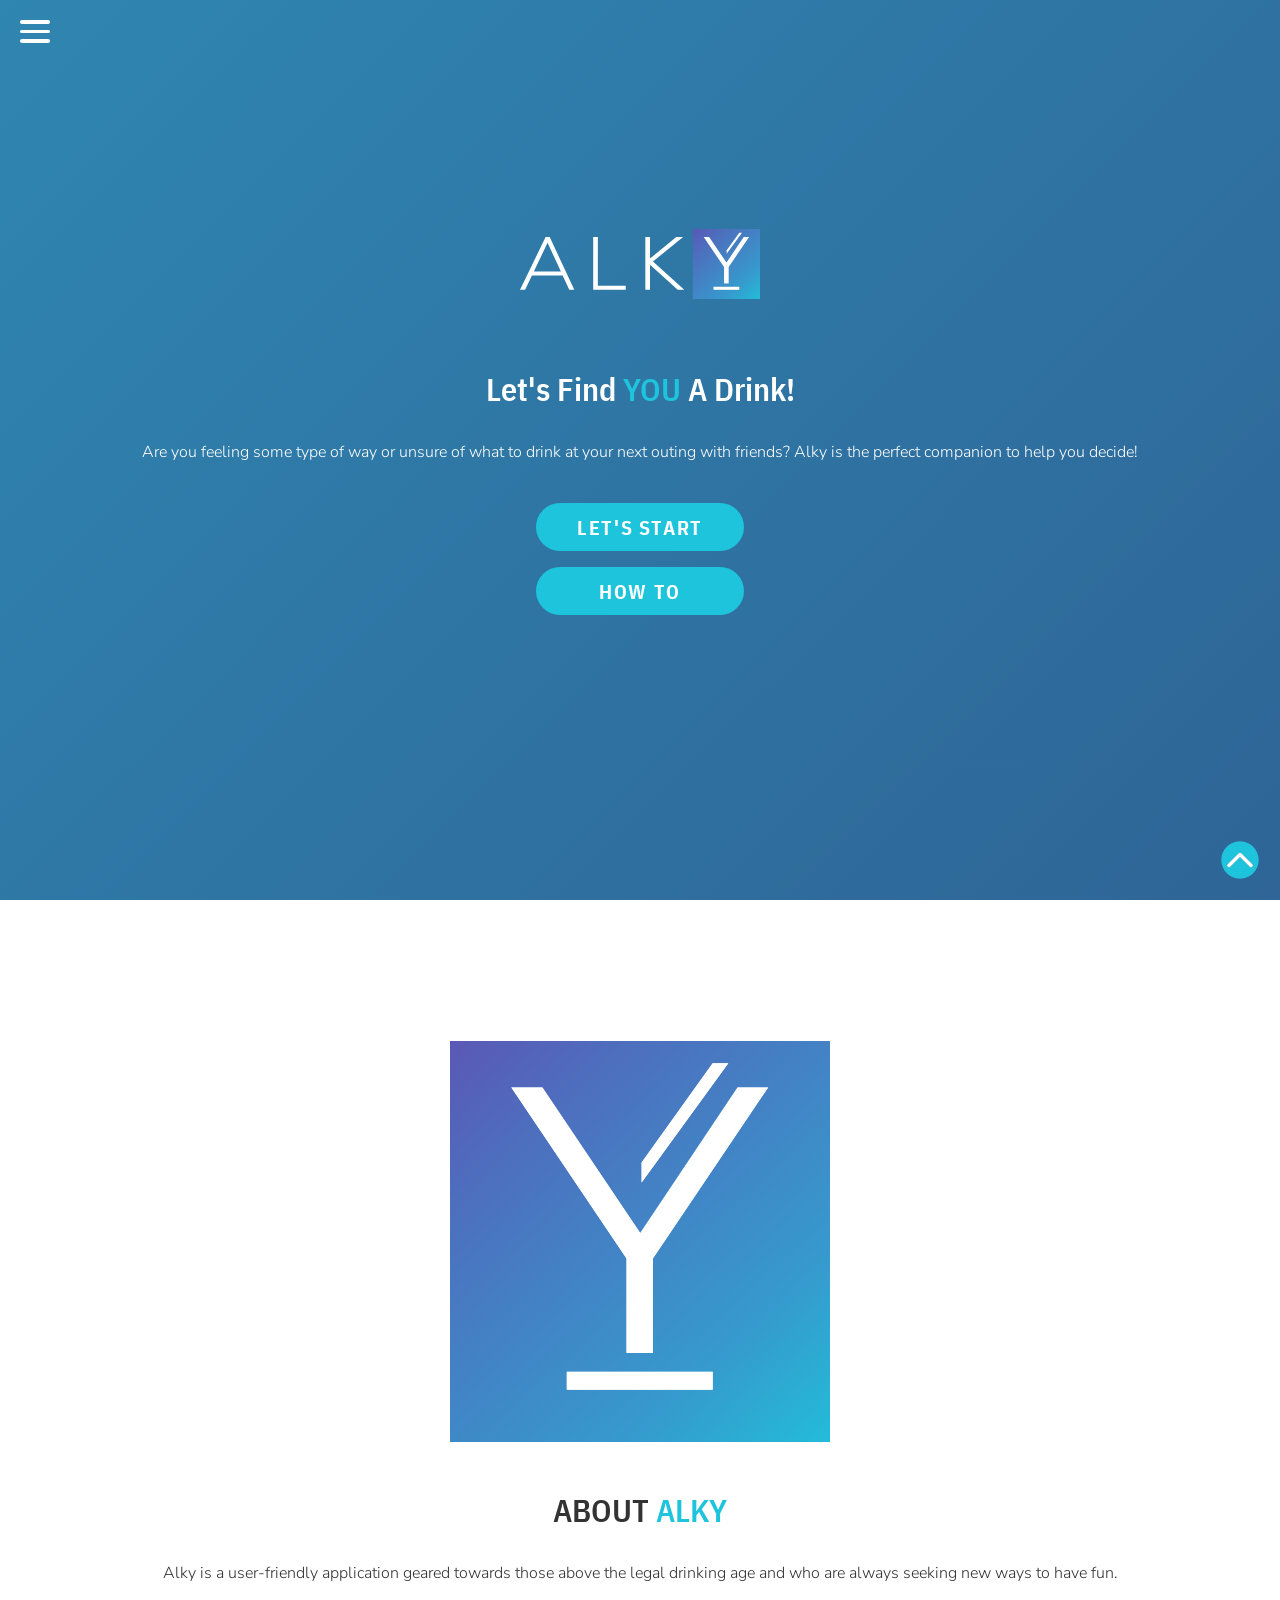
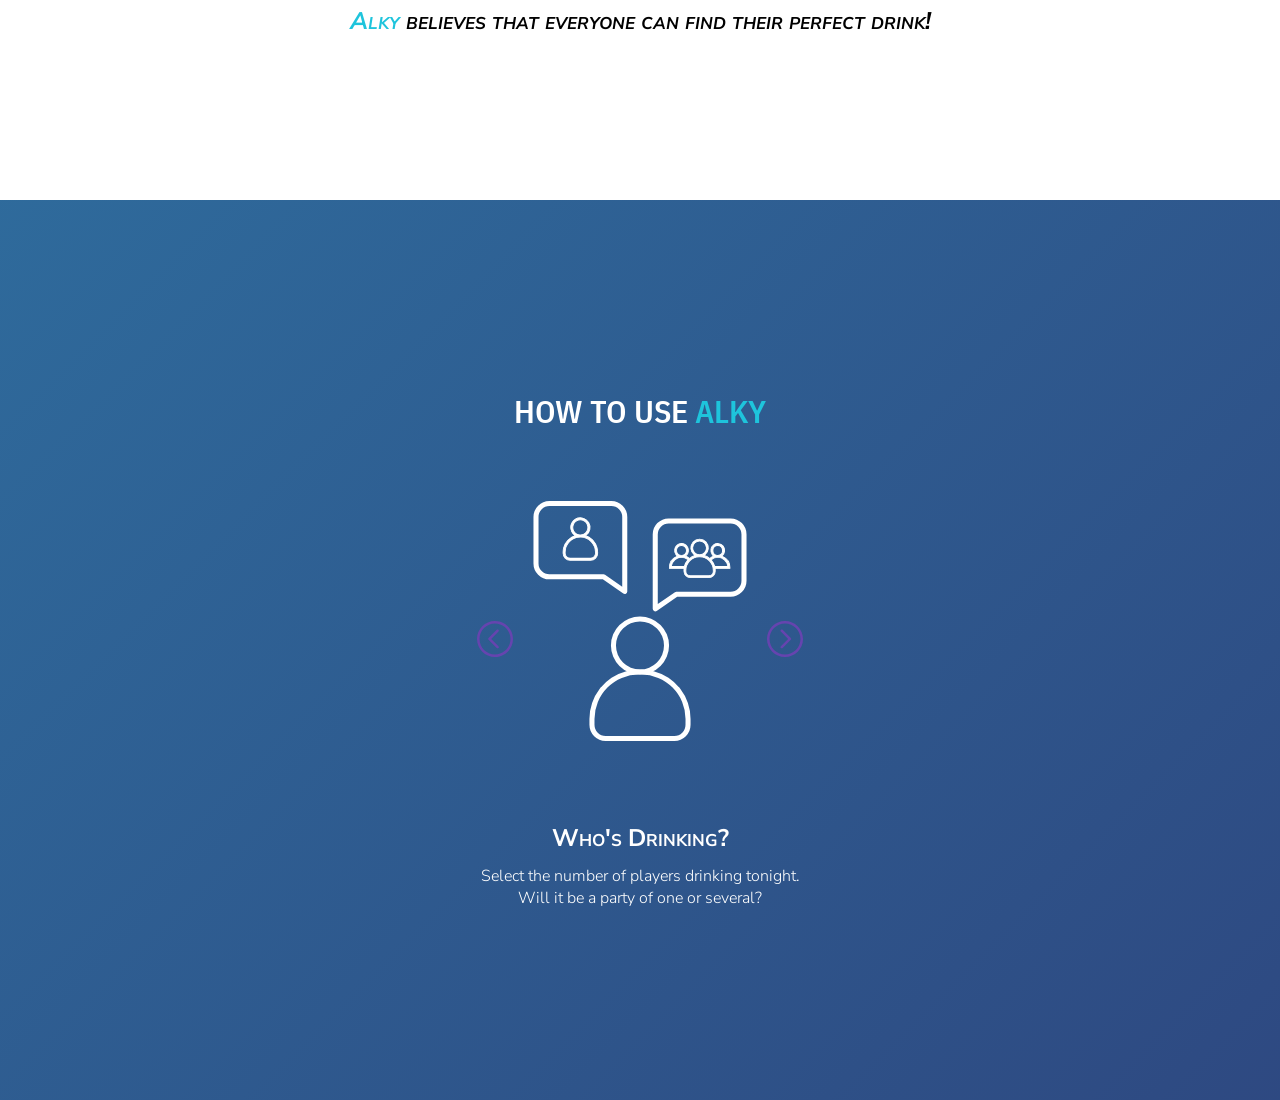
<file: index.html>
<!DOCTYPE html>
<html lang="en">
<head>
    <meta charset="UTF-8">
    <meta name="viewport" content="width=device-width, initial-scale=1.0">
    <meta http-equiv="X-UA-Compatible" content="ie=edge">
    <title>Alky | Home</title>
    <!-- Link to External CSS -->
    <link rel="stylesheet" href="css/home.css">
</head>
<body id="top-page">
    <!-- START NAVIGATION -->
    <!-- Hamburger Menu Icon -->
    <nav id="hamburger-icon" onclick="MenuToggle(this)">
        <div id="line1" class="menu-line"></div>
        <div id="line2" class="menu-line"></div>
        <div id="line3" class="menu-line"></div>
    </nav>

    <!-- Fullscreen Menu -->
    <div id="menu-nav">
        <a href="index.html" class="nav-item">Home</a>
        <a href="index.html#about-section" class="nav-item">About Alky</a>
        <a href="index.html#tutorial-section" class="nav-item">How To</a>
    </div>
    <!-- ====== END NAVIGATION ======= -->

    <!-- Background Bubbles -->
    <div id="bubbles-container">
        <ul class="bubbles">
            <li></li>
            <li></li>
            <li></li>
            <li></li>
            <li></li>
            <li></li>
            <li></li>
            <li></li>
            <li></li>
            <li></li>
        </ul>
    </div>


    <!-- Intro Section -->
    <div id="intro-section" class="partial-wrapper">
        <!-- Alky Logo -->
        <header id="logo-container">
            <a href="index.html"><img id="logo" src="img/alky-white.svg" alt="Alky Logo"></a>
        </header>

        <h3 class="main-heading white">Let's Find <span class="skyblue">YOU</span> A Drink!</h3>
        <p class="body-text">Are you feeling some type of way or unsure of what to drink at your next outing with friends? Alky is the perfect companion to help you decide!</p>

        <section class="btn-section">
            <a href="app.html"><button class="btn btn-text">Let's Start</button></a>
            <a href="#tutorial-section"><button class="btn btn-text">How To</button></a>
        </section>
    </div>

    <!-- About Section -->
    <div id="about-section">
        <section class="partial-wrapper">
            <img id="alky-icon" src="img/alky-icon.svg" alt="Alky Icon">
            <h3 class="darkgrey main-heading uppercase">About <span class="skyblue">Alky</span></h3>
            <p class="body-text-dark">Alky is a user-friendly application geared towards those above the legal drinking age and who are always seeking new ways to have fun.</p>
            <p class="subheading"><em><span class="skyblue">Alky</span> believes that everyone can find their perfect drink!</em></p>
        </section>
    </div>

    <!-- Tutorial Section -->
    <div id="tutorial-section">
        <section class="partial-wrapper">
            <h3 class="darkgrey main-heading uppercase">How To Use <span class="skyblue">Alky</span></h3>
            <div class="tutorial-image-box">
                <img id="tutorial-image" src="img/tut/tutorial-1.svg" alt="Alky Tutorial">
                <div id="image-btns">
                    <button id="prev-btn" onclick="TutorialSlideshow(this)"><img src="img/left-arrow.svg" alt="Previous Arrow Button"></button>
                    <button id="next-btn" onclick="TutorialSlideshow(this)"><img src="img/right-arrow.svg" alt="Next Arrow Button"></button>
                </div>
            </div>
            <h3 class="subheading white" id="tutorial-heading">Who's Drinking?</h3>
            <p class="body-text" id="tutorial-desc">Select the number of players drinking tonight.<br>Will it be a party of one or several?</p>
        </section>
    </div>

    <!-- Back To Top - Button -->
    <a href="#top-page"><img id="arrow-up" src="img/arrow-up.svg" alt="Back To Top Icon"></a>

    <!-- Link to External JS -->
    <script src="js/recipes.js"></script>
    <script src="js/app.js"></script>
</body>
</html>
</file>
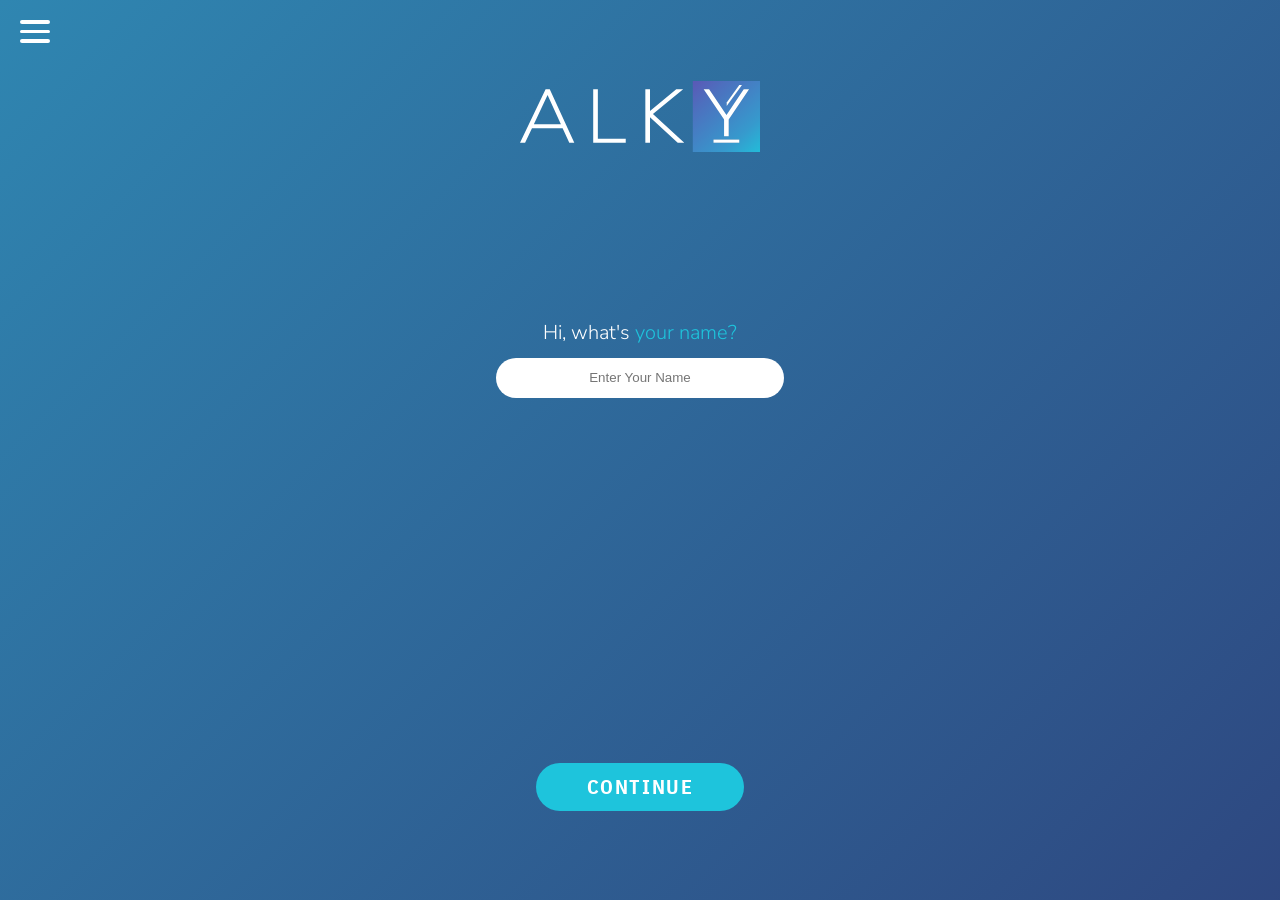
<file: app.html>
<!DOCTYPE html>
<html lang="en">
<head>
    <meta charset="UTF-8">
    <meta name="viewport" content="width=device-width, initial-scale=1.0">
    <meta http-equiv="X-UA-Compatible" content="ie=edge">
    <title>Alky</title>
    <!-- Link to External CSS -->
    <link rel="stylesheet" href="css/main.css">
</head>
<body id="top-page" onload="ChangePageUI('startPage')">
    <!-- START NAVIGATION -->
    <!-- Hamburger Menu Icon -->
    <nav id="hamburger-icon" onclick="MenuToggle(this)">
        <div id="line1" class="menu-line"></div>
        <div id="line2" class="menu-line"></div>
        <div id="line3" class="menu-line"></div>
    </nav>

    <!-- Fullscreen Menu -->
    <div id="menu-nav">
        <a href="index.html" class="nav-item">Home</a>
        <a href="index.html#about-section" class="nav-item">About Alky</a>
        <a href="index.html#tutorial-section" class="nav-item">How To</a>
    </div>
    <!-- ====== END NAVIGATION ======= -->

    <!-- Background Bubbles -->
    <div id="bubbles-container">
        <ul class="bubbles">
            <li></li>
            <li></li>
            <li></li>
            <li></li>
            <li></li>
            <li></li>
            <li></li>
            <li></li>
            <li></li>
            <li></li>
        </ul>
    </div>

    <!-- Alky Logo -->
    <header id="logo-container">
        <!-- Big Logo -->
        <a href="index.html"><img id="logo" src="img/alky-white.svg" alt="Alky Logo"></a>
    </header>

    <!-- Start Page (1) -->
    <div id="start-page" class="partial-wrapper">
        <section id="name-section">
            <p class="body-text white">Hi, what's <span class="skyblue">your name?</span></p>
            <input type="text" name="name" id="name-input" placeholder="Enter Your Name" onkeyup="StoreName()">
        </section>

        <section class="btn-section">
            <button class="btn btn-text continue" onclick="ChangePage('startPage')">Continue</button>
            <!-- <button class="btn-min btn-text btn-text--min">Go Back</button> -->
        </section>
    </div>

    <!-- Players Page (2) -->
    <div id="players-page" class="partial-wrapper">
        <h1 class="main-heading">How many people are <span class="skyblue">drinking?</span></h1>

        <section id="players-section">
            <img id="single-icon" class="icons-big" src="img/single-player_icon.svg" alt="Single Player" onclick="ActiveIcon(this); ChangePage('playersPage')">
            <img id="multiplayer-icon" class="icons-big" src="img/multiplayer_icon.svg" alt="Multiplayer" onclick="ActiveIcon(this); ChangePage('playersPage')">
        </section>

        <section class="btn-section">
            <!-- <button class="btn btn-text" onclick="ChangePage('playersPage')">Continue</button> -->
            <button class="btn-min btn-text btn-text--min" onclick="ChangePageBack('playersPage')">Go Back</button>
        </section>
    </div>

    <!-- Mood Page (3a) -->
    <div id="mood-page" class="partial-wrapper">
        <h1 class="main-heading white">How are you<br><span class="skyblue">feeling?</span></h1>

        <section id="mood-section">
            <div class="icon-container">
                <img id="happy-icon" class="icons" src="img/happy_icon.svg" alt="Happy" onclick="ActiveIcon(this);ChangePage('moodPage')">
                <img id="heartbroken-icon" class="icons" src="img/heartbroken_icon.svg" alt="Heartbroken" onclick="ActiveIcon(this);ChangePage('moodPage')">
                <img id="fatigue-icon" class="icons" src="img/fatigue_icon.svg" alt="Fatigue" onclick="ActiveIcon(this);ChangePage('moodPage')">
                <img id="stressed-icon" class="icons" src="img/stressed_icon.svg" alt="Stressed" onclick="ActiveIcon(this);ChangePage('moodPage')">
            </div>
        </section>

        <section class="btn-section">
            <!-- <button class="btn btn-text" onclick="ChangePage('moodPage')">Continue</button> -->
            <button class="btn-min btn-text btn-text--min" onclick="ChangePageBack('moodPage')">Go Back</button>
        </section>
    </div>

    <!-- Events Page (3b) -->
    <div id="events-page" class="partial-wrapper">
        <h1 class="main-heading white">What are you doing<br><span class="skyblue">tonight?</span></h1>

        <section id="event-section">
            <div class="icon-container">
                <img id="goingout-icon" class="icons" src="img/going-out_icon.svg" alt="Going Out" onclick="ActiveIcon(this);ChangePage('eventsPage')">
                <img id="birthday-icon" class="icons" src="img/birthday_icon.svg" alt="Birthday" onclick="ActiveIcon(this);ChangePage('eventsPage')">
                <img id="relaxing-icon" class="icons" src="img/relaxing_icon.svg" alt="Relaxing" onclick="ActiveIcon(this);ChangePage('eventsPage')">
                <img id="gamenight-icon" class="icons" src="img/game-night_icon.svg" alt="Game Night" onclick="ActiveIcon(this);ChangePage('eventsPage')">
            </div>
        </section>

        <section class="btn-section">
            <!-- <button class="btn btn-text" onclick="ChangePage('eventsPage')">Continue</button> -->
            <button class="btn-min btn-text btn-text--min" onclick="ChangePageBack('eventsPage')">Go Back</button>
        </section>
    </div>

    <!-- Strength Page (4) -->
    <div id="strength-page" class="partial-wrapper">
        <h1 class="main-heading">Strength of<span class="skyblue"> Drink?</span></h1>

        <section id="strength-section">
            <img class="strength-icon" id="light-icon" src="img/light_icon.svg" alt="Light Strength" onclick="ActiveIcon(this);ChangePage('strengthPage')">
            <img class="strength-icon" id="medium-icon" src="img/medium_icon.svg" alt="Medium Strength" onclick="ActiveIcon(this);ChangePage('strengthPage')">
            <img class="strength-icon" id="hard-icon" src="img/hard_icon.svg" alt="Hard Strength" onclick="ActiveIcon(this);ChangePage('strengthPage')">
        </section>

        <section class="btn-section">
            <!-- <button class="btn btn-text" onclick="ChangePage('strengthPage')">Continue</button> -->
            <button class="btn-min btn-text btn-text--min" onclick="ChangePageBack('strengthPage')">Go Back</button>
        </section>
    </div>

    <!-- Drink Recommendation Page (5) -->
    <div id="recommend-page" class="partial-wrapper">
        <h3 class="recommendation-text white">Drink Recommendation</h3>
        <h1 class="main-heading white uppercase drink-name">{Drink Name}</h1>

        <section id="drink-section">
            <div class="icon-container">
                <img src="img/classic-martini.svg" alt="Drink Icon" id="drink-icon">
            </div>
            <p id="drink-cta" class="drink-info body-text white">{Drink CTA}</p>
        </section>

        <section class="btn-section">
            <button id="viewrecipe-btn" class="btn btn-text" onclick="ChangePage('recommendPage')">View Recipe</button>
            <button class="btn-min btn-text btn-text--min" onclick="ChangePageBack('recommendPage')">Go Back</button>
        </section>
    </div>

    <!-- Drink Recipe Page (6) -->
    <div id="recipe-page">
        <section id="drink-header" class="section-bottom"></section>

        <h3 id="recommend-name">{Your Name}</h3>
        <br>

        <div class="full-wrapper">
            <section id="recipe-intro">
                <h3 class="recommendation-text white">Here's your drink recipe</h3>
                <h1 class="main-heading drink-name uppercase">{Drink Name}</h1>
                <p id="drink-intro" class="body-text">{Drink Introduction}</p>
            </section>

            <section class="btn-section">
                <a href="#ingredients-section"><button class="btn btn-text">Ingredients</button></a>
                <a href="#instructions-section"><button class="btn btn-text">Instructions</button></a>
            </section>

            <section id="ingredients-section">
                <section id="ingredients-width">
                    <h1 class="main-heading uppercase skyblue"><span class="skyblue">Ingredients</span></h1>
                    <ul class="body-text-dark" id="ingredients-list"></ul>
                </section>
            </section>

            <section id="slideshow-section">
                <div id="slideshow-container">
                    <!-- <img src="img/slideshow/classic-martini-1.jpg" alt="Drink Slideshow" id="slideshow-imgs"> -->
                </div>
            </section>

            <section id="instructions-section">
                <h1 class="main-heading uppercase skyblue"><span class="skyblue">Instructions</span></h1>
                <ol class="body-text" id="instructions-list"></ol>
            </section>

            <section class="btn-section">
                <button class="btn btn-text" onclick="ChangePageBack('recipePage')">Try Again</button>
            </section>
        </div>
        <!-- Back To Top Icon -->
        <a href="#top-page"><img id="arrow-up" src="img/arrow-up.svg" alt="Back To Top Icon"></a>
    </div>

    <!-- Link to External JS -->
    <script src="js/recipes.js"></script>
    <script src="js/app.js"></script>
</body>
</html>
</file>
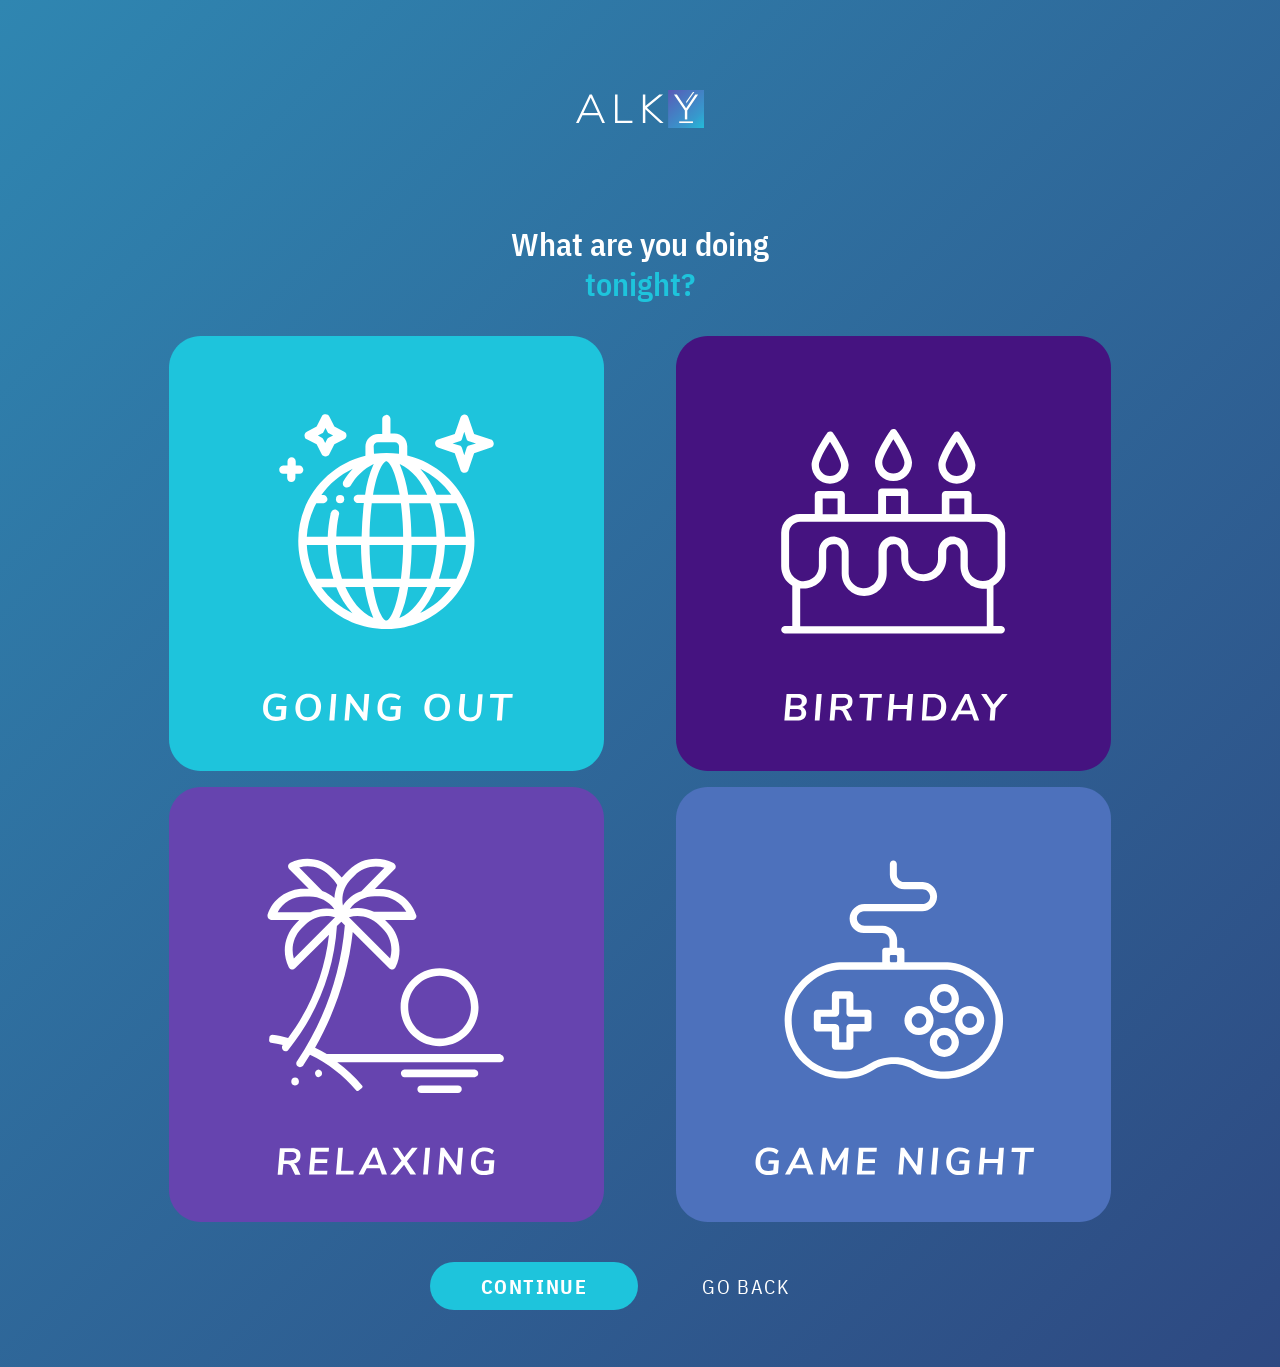
<file: events.html>
<!DOCTYPE html>
<html lang="en">
<head>
    <meta charset="UTF-8">
    <meta name="viewport" content="width=device-width, initial-scale=1.0">
    <meta http-equiv="X-UA-Compatible" content="ie=edge">
    <title>Alky | Events Page</title>
    <!-- Link to External CSS -->
    <link rel="stylesheet" href="css/styles.css">
    <link rel="stylesheet" href="css/events.css">
</head>
<body>
    <header id="logo-container">
        <a href="index.html"><img id="logo" src="img/alky-white.svg" alt="Alky Logo"></a>
    </header>
    <main id="page-wrapper">
        <h1 class="main-heading white">What are you doing<br><span class="skyblue">tonight?</span></h1>
        <section id="event-section">
            <div id="icon-container">
                <img class="icons" src="img/going-out_icon.svg" alt="Going Out">
                <img class="icons" src="img/birthday_icon.svg" alt="Birthday">
                <img class="icons" src="img/relaxing_icon.svg" alt="Relaxing">
                <img class="icons" src="img/game-night_icon.svg" alt="Game Night">
            </div>
        </section>
        <section id="btn-section">
            <button class="btn btn-text">Continue</button>
            <button class="btn-min btn-text btn-text--min">Go Back</button>
        </section>
    </main>

 <!-- Background Bubbles -->
 <div id="bubbles-container">
        <ul class="bubbles">
            <li></li>
            <li></li>
            <li></li>
            <li></li>
            <li></li>
            <li></li>
            <li></li>
            <li></li>
            <li></li>
            <li></li>
        </ul>
    </div>

</body>
</html>
</file>
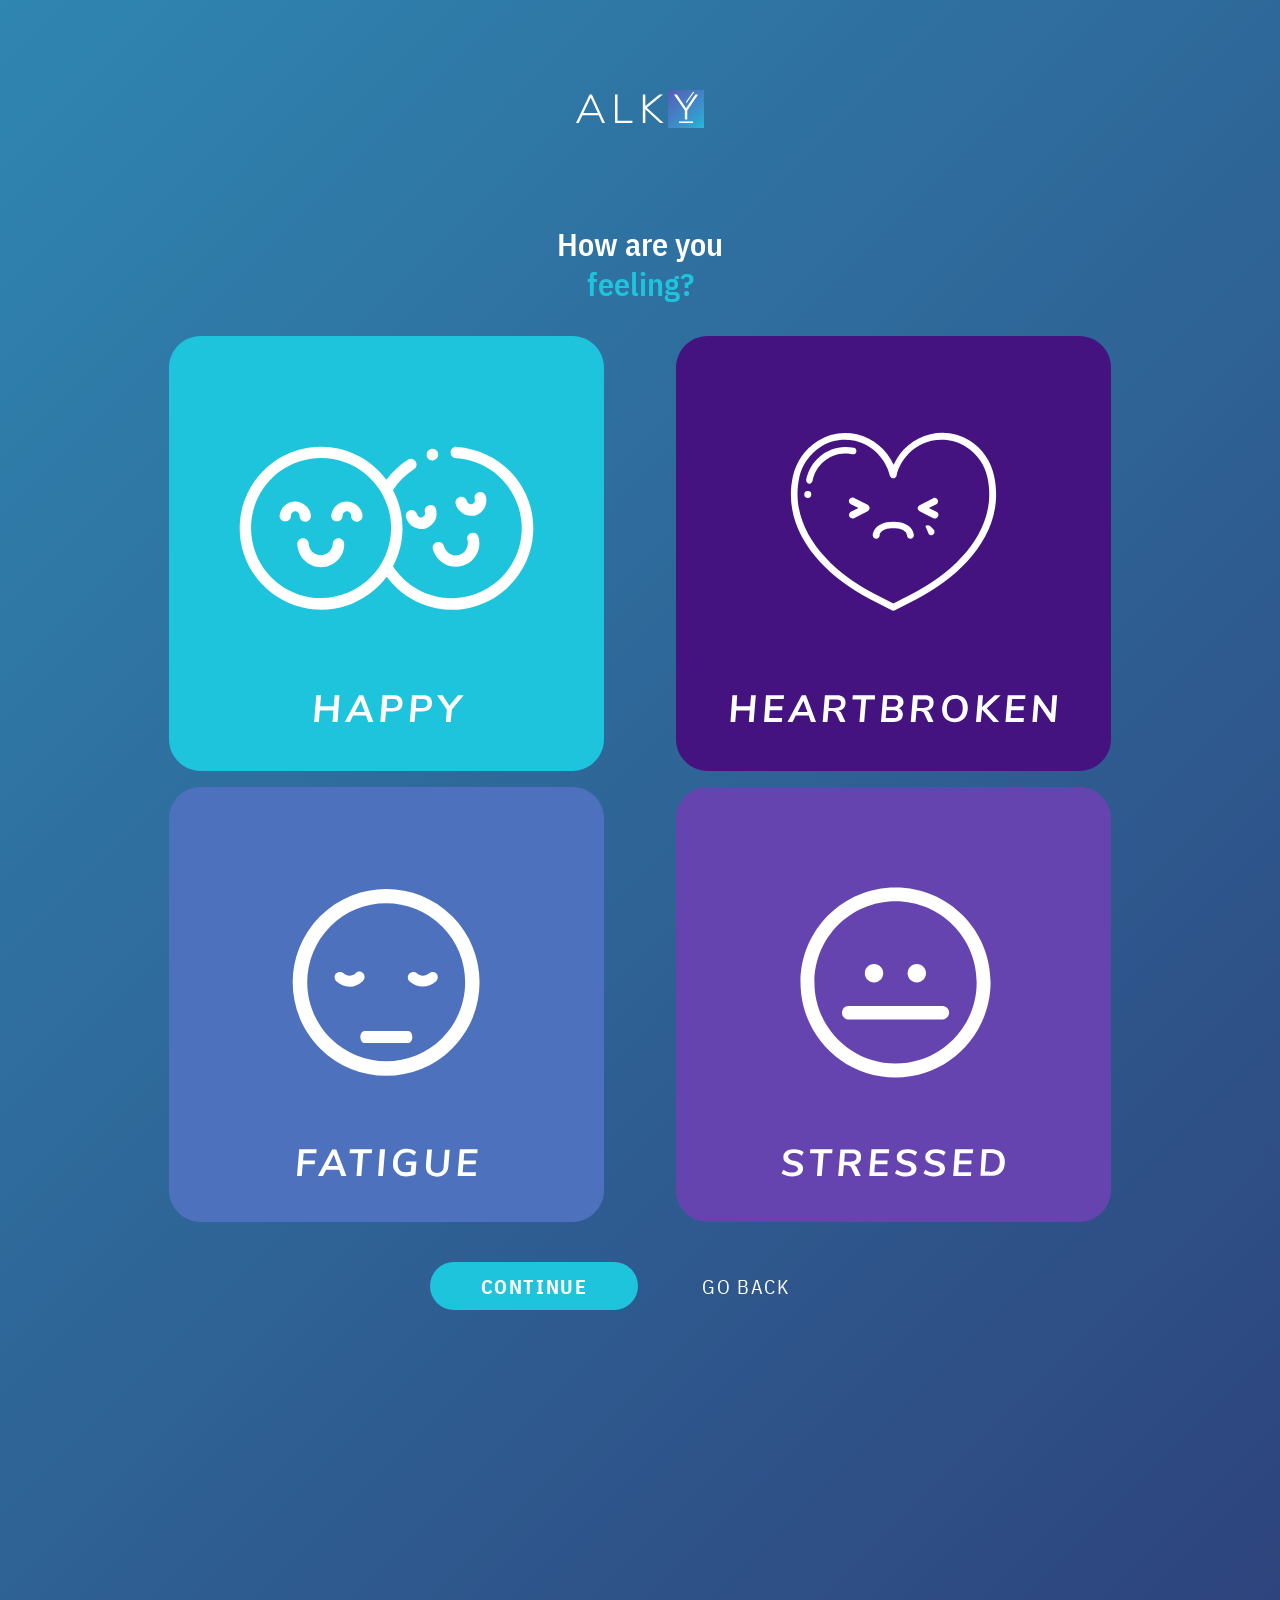
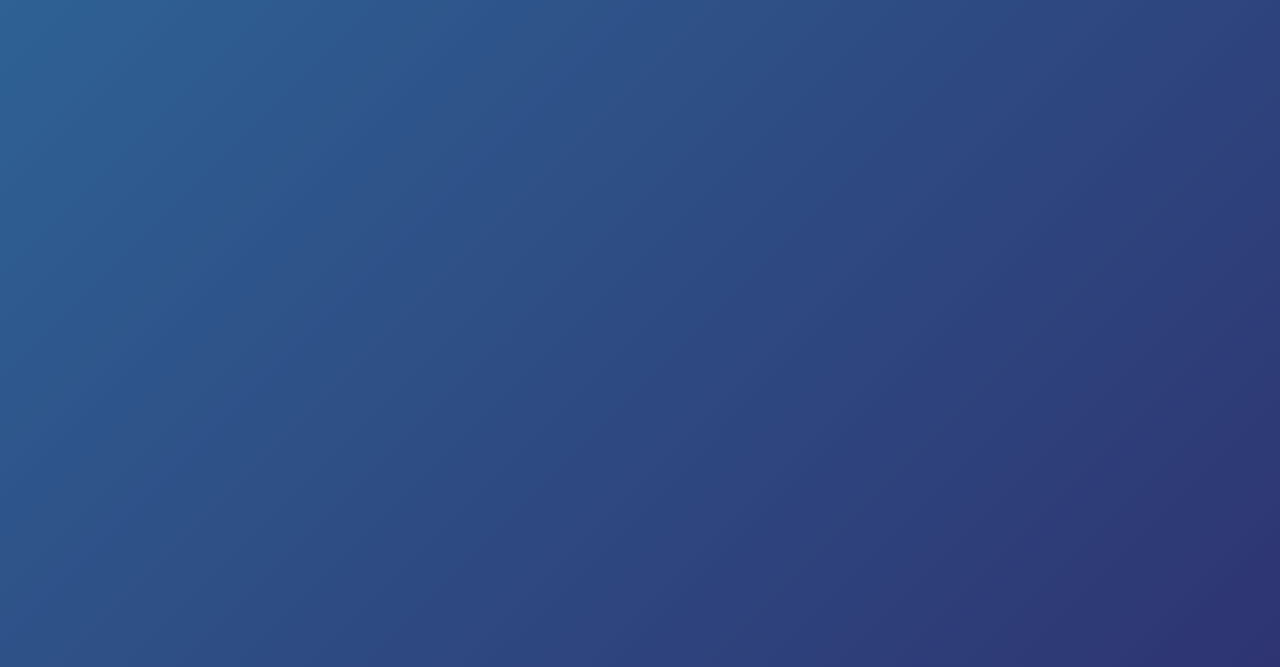
<file: mood.html>
<!DOCTYPE html>
<html lang="en">
<head>
    <meta charset="UTF-8">
    <meta name="viewport" content="width=device-width, initial-scale=1.0">
    <meta http-equiv="X-UA-Compatible" content="ie=edge">
    <title>Alky | Mood/Feelings Page</title>
    <!-- Link to External CSS -->
    <link rel="stylesheet" href="css/styles.css">
    <link rel="stylesheet" href="css/mood.css">
</head>
<body>
    <header id="logo-container">
            <a href="index.html"><img id="logo" src="img/alky-white.svg" alt="Alky Logo"></a>
    </header>
    <main id="page-wrapper">
        <h1 class="main-heading white">How are you<br><span class="skyblue">feeling?</span></h1>
        <section id="mood-section">
            <div id="icon-container">
                <img class="icons" src="img/happy_icon.svg" alt="Happy">
                <img class="icons" src="img/heartbroken_icon.svg" alt="Heartbroken">
                <img class="icons" src="img/fatigue_icon.svg" alt="Fatigue">
                <img class="icons" src="img/stressed_icon.svg" alt="Stressed">
            </div>
        </section>
        <section id="btn-section">
            <button class="btn btn-text">Continue</button>
            <button class="btn-min btn-text btn-text--min">Go Back</button>
        </section>
    </main>
    <!-- Background Bubbles -->
    <div id="bubbles-container">
        <ul class="bubbles">
            <li></li>
            <li></li>
            <li></li>
            <li></li>
            <li></li>
            <li></li>
            <li></li>
            <li></li>
            <li></li>
            <li></li>
        </ul>
    </div>
</body>
</html>
</file>
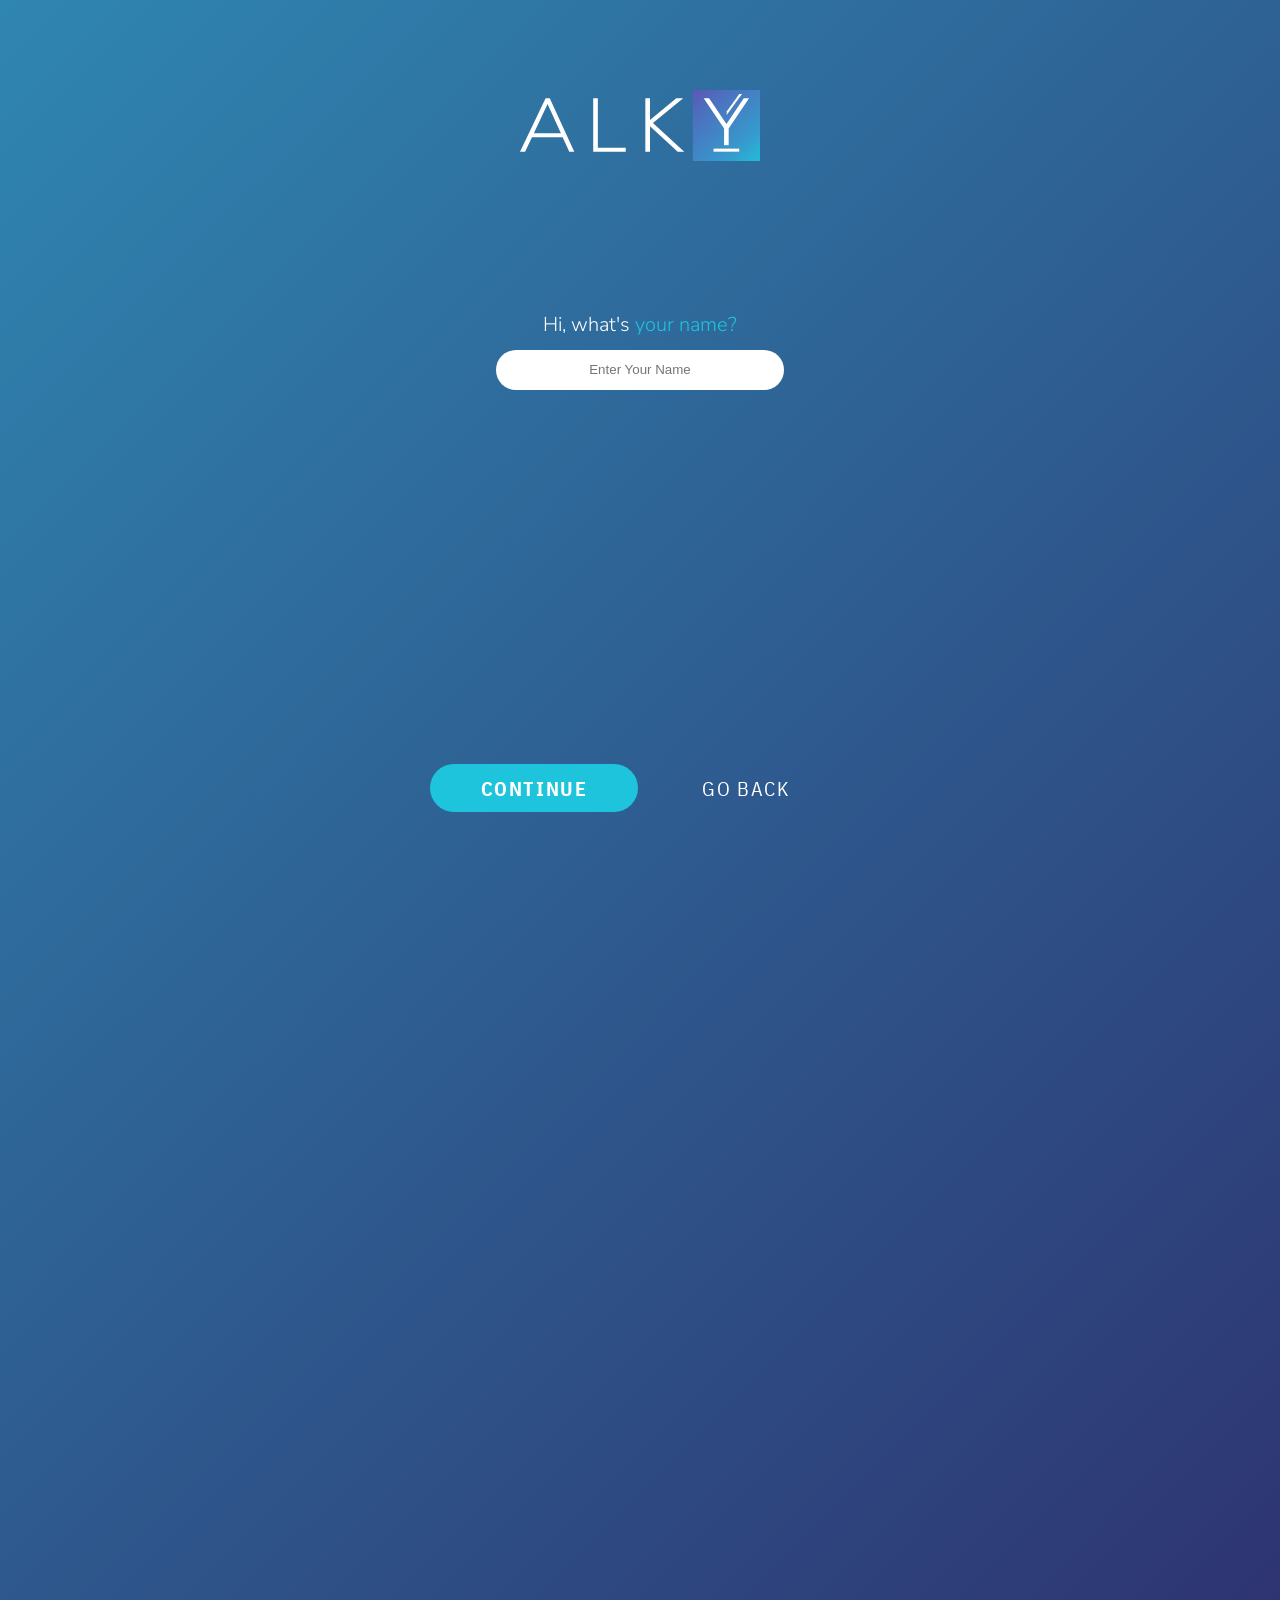
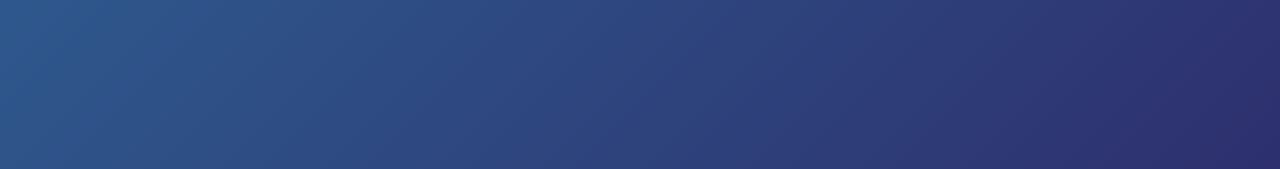
<file: start.html>
<!DOCTYPE html>
<html lang="en">
<head>
    <meta charset="UTF-8">
    <meta name="viewport" content="width=device-width, initial-scale=1.0">
    <meta http-equiv="X-UA-Compatible" content="ie=edge">
    <title>Alky | Start Page</title>
    <!-- Link to External CSS -->
    <link rel="stylesheet" href="css/styles.css">
    <link rel="stylesheet" href="css/start.css">
</head>
<body>
    <header id="logo-container">
        <a href="index.html"><img id="logo" src="img/alky-white.svg" alt="Alky Logo"></a>
    </header>
    <main id="page-wrapper">
        <section id="name-section">
            <br>
            <br>
            <p class="body-text white">Hi, what's <span class="skyblue">your name?</span></p>
            <input type="text" name="name" id="name-input" placeholder="Enter Your Name">
        </section>
        <section id="btn-section">
            <button class="btn btn-text">Continue</button>
            <button class="btn-min btn-text btn-text--min">Go Back</button>
        </section>
    </main>

    <!-- Background Bubbles -->
    <div id="bubbles-container">
        <ul class="bubbles">
            <li></li>
            <li></li>
            <li></li>
            <li></li>
            <li></li>
            <li></li>
            <li></li>
            <li></li>
            <li></li>
            <li></li>
        </ul>
    </div>
</body>
</html>
</file>
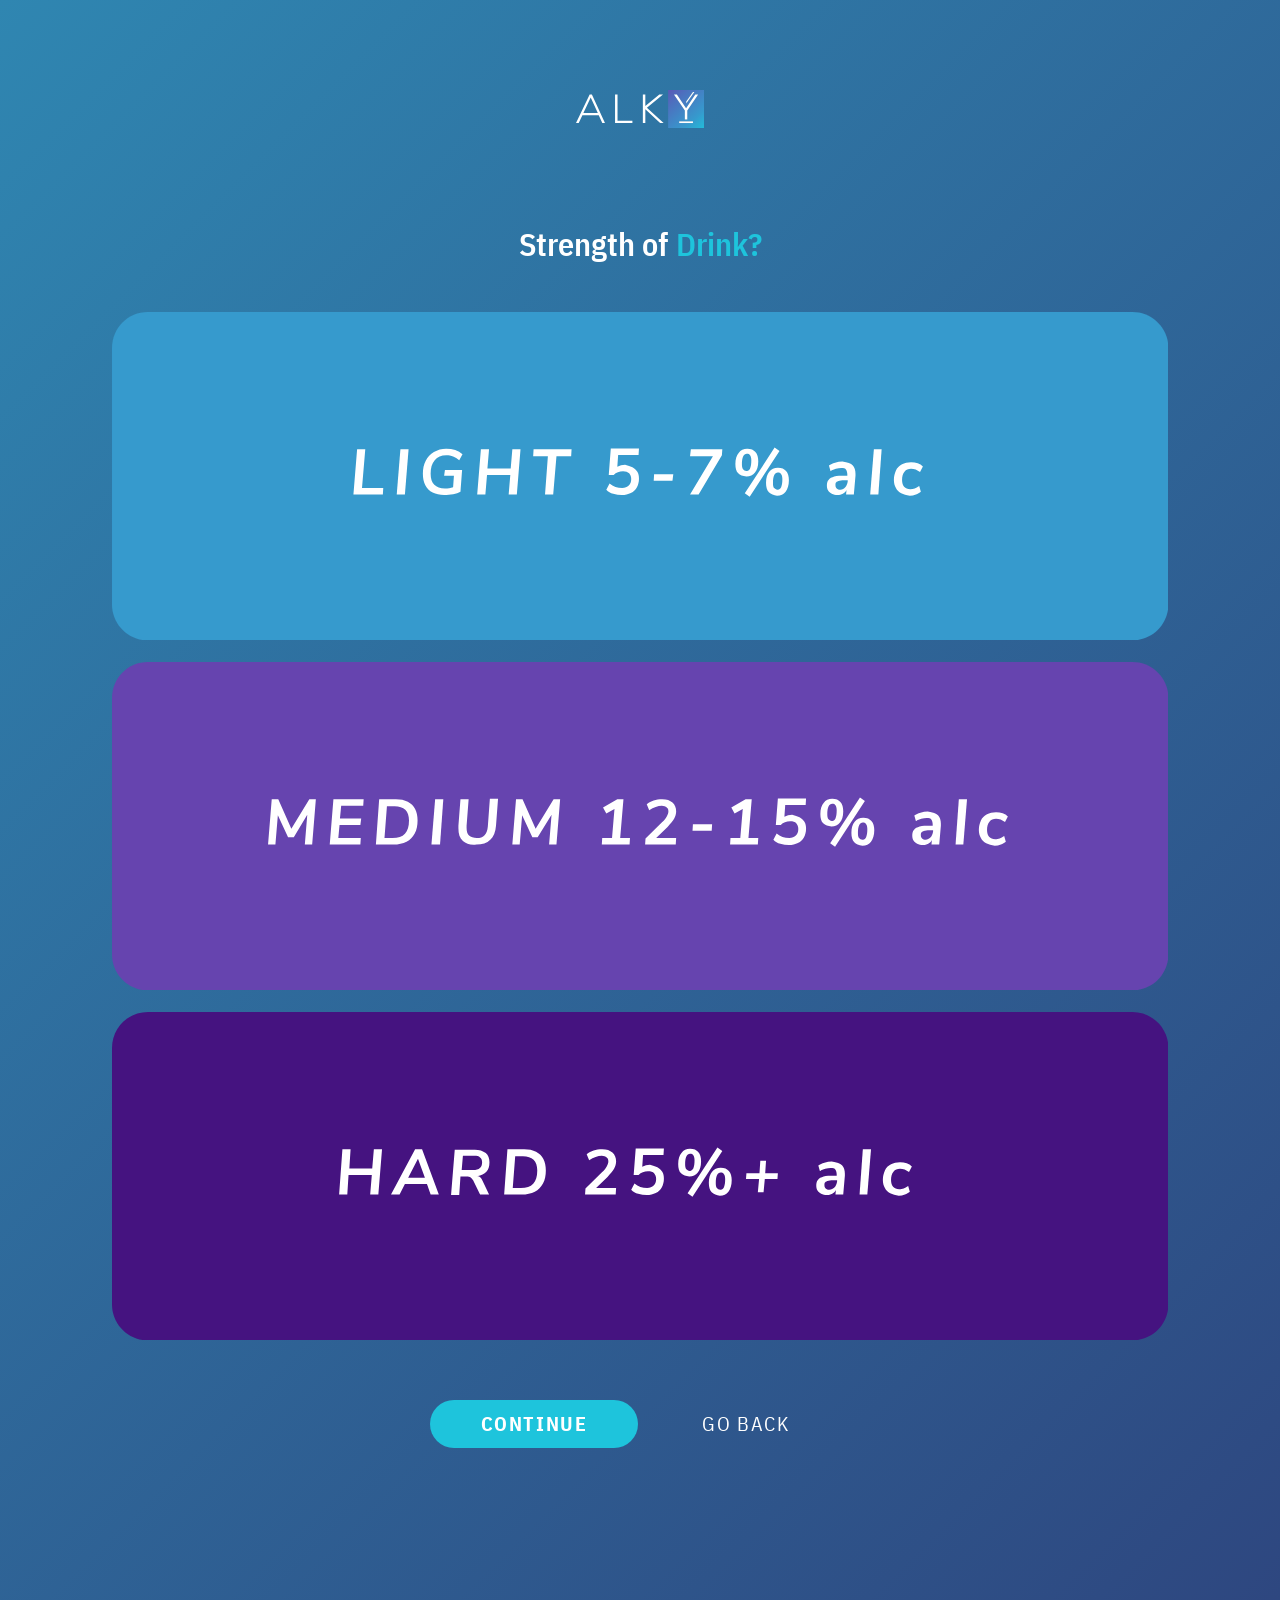
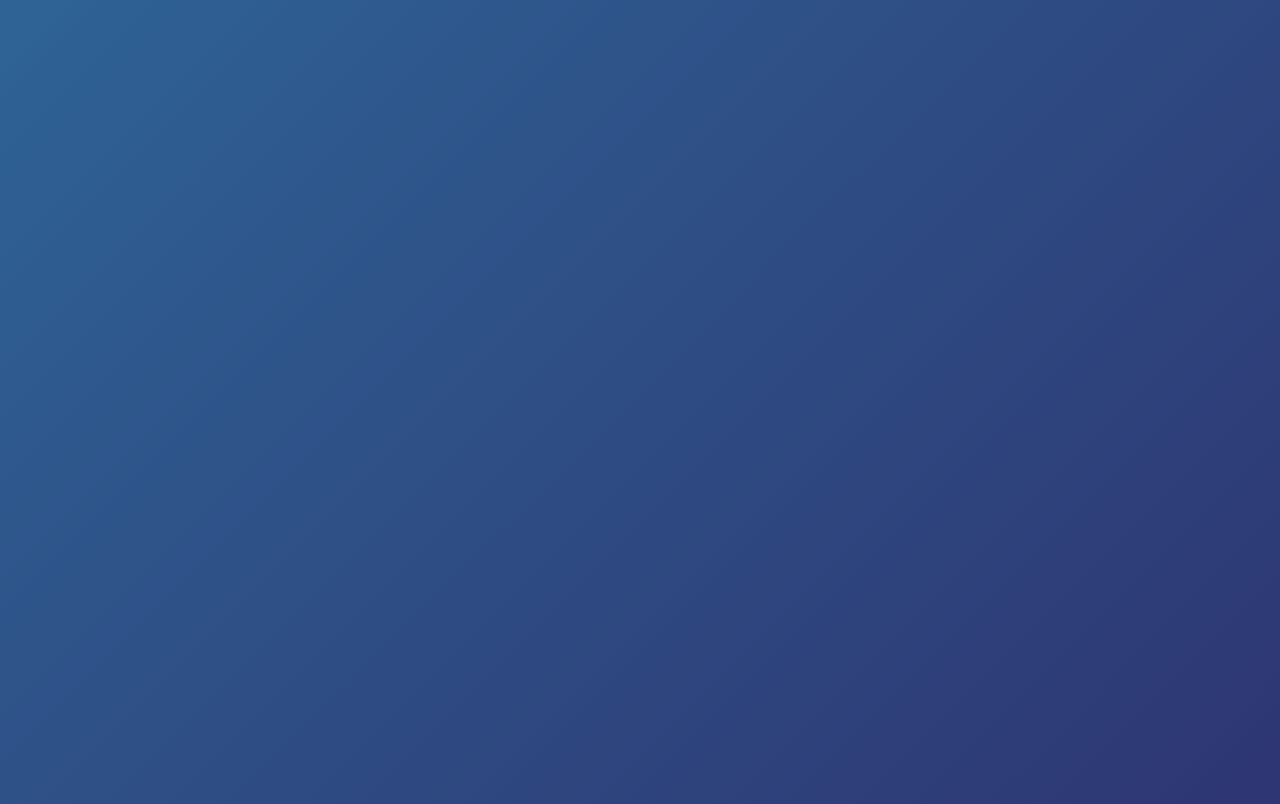
<file: strength.html>
<!DOCTYPE html>
<html lang="en">
<head>
    <meta charset="UTF-8">
    <meta name="viewport" content="width=device-width, initial-scale=1.0">
    <meta http-equiv="X-UA-Compatible" content="ie=edge">
    <title>Alky | Strength Page</title>
    <!-- Link to External CSS -->
    <link rel="stylesheet" href="css/styles.css">
    <link rel="stylesheet" href="css/strength.css">
</head>
<body>
    <header id="logo-container">
        <a href="index.html"><img id="logo" src="img/alky-white.svg" alt="Alky Logo"></a>
    </header>
    <main id="page-wrapper">
        <h1 class="main-heading">Strength of<span class="skyblue"> Drink?</span></h1>

        <section id="strength-section">
            <img class="strength-icon" id="Light" src="img/light_icon.svg" alt="Light Strength">
            <img class="strength-icon" id="Medium" src="img/medium_icon.svg" alt="Medium Strength">
            <img class="strength-icon" id="Hard" src="img/hard_icon.svg" alt="Hard Strength">
        </section>
        <br>

        <section id="btn-section">
            <button class="btn btn-text">Continue</button>
            <button class="btn-min btn-text btn-text--min">Go Back</button>
        </section>
    </main>
    <!-- Background Bubbles -->
    <div id="bubbles-container">
        <ul class="bubbles">
            <li></li>
            <li></li>
            <li></li>
            <li></li>
            <li></li>
            <li></li>
            <li></li>
            <li></li>
            <li></li>
            <li></li>
        </ul>
    </div>
</body>
</html>
</file>
<file: css/home.css>
/*==========================================
             Import Web Fonts
==========================================*/
@import url('https://fonts.googleapis.com/css?family=IBM+Plex+Sans+Condensed:400,400i,600,600i|Nunito+Sans:300,300i,400,400i');

/* Nunito Sans */
/* 300(i) - Light (Italics) */
/* 400(i) - Regular (Italics) */

/* IBM Plex Sans */
/* 400(i) - Regular (Italics) */
/* 600(i) - Semi-Bold (Italics) */


/*==========================================
                   General
==========================================*/
:root {
    /* Color Variables */
    --darkgrey: #333333;
    --violet: #6644af;
    --skyblue: #1ec4dc;
    --indigo: #451380;
    --steelblue: #4d71bc;
    --deepskyblue: #369acd;

    scroll-behavior: smooth;
}

* {
    /* Reset box-sizing for all elements */
    margin: 0;
    padding: 0;
    box-sizing: border-box;
}

/* Classes for Font Colors */
.darkgrey {color: var(--darkgrey);}
.violet {color: var(--violet);}
.skyblue {color: var(--skyblue);}
.white {color: white;}


/*==========================================
                Typography
==========================================*/
body {
    font-family: "Nunito Sans", sans-serif;
    font-weight: 300;
}

.body-text {
    font-family: "Nunito Sans", sans-serif;
    font-size: 1em;
    font-weight: 300;
    color: #fff;
}

.body-text-dark {
    font-family: "Nunito Sans", sans-serif;
    font-size: 1em;
    font-weight: 300;
    color: var(--darkgrey);
}

.main-heading {
    font-family: "IBM Plex Sans Condensed", sans-serif;
    font-size: 2em;
    font-weight: 600;
    text-align: center;
    line-height: 1.25em;

    margin-bottom: 2rem;
    color: #fff;
}

.subheading {
    font-family: "Nunito Sans", sans-serif;
    font-size: 1.5em;
    font-weight: 700;
    font-variant: small-caps;
    line-height: 1.15em;

    margin-bottom: 0.75rem;
}

.btn-text {
    /* Main Buttons */
    font-family: "IBM Plex Sans Condensed", sans-serif;
    font-size: 1.25em;
    font-weight: 700;
    letter-spacing: 0.1rem;
    text-transform: uppercase;
    color: white;
}

.btn-text--min {
    /* Text Only Buttons */
    font-weight: 400;
    text-transform: uppercase;
}

a {
    text-decoration: none;
    font-style: italic;
}

a:visited {
    color: black;
}

.links {
    color: inherit;
}

.links:hover {
    color: var(--skyblue);
    transition: color 0.3s;
}

.recommendation-text {
    font-size: 0.9em;
    font-weight: 300;
    letter-spacing: 0.1rem;
    text-align: center;
    text-transform: uppercase;

    margin-bottom: 0.5rem;
}

.uppercase {
    text-transform: uppercase;
}

a.nav-item {
    font-family: "Nunito Sans", sans-serif;
    font-size: 1.75em;
    font-weight: 400;

    color: white;
    text-transform: capitalize;

    margin: 0.5em;
}

a.nav-item:hover {
    color: var(--skyblue);
    letter-spacing: 0.1em;
    font-weight: 600;

    transition: letter-spacing 0.75s;
}

#recommend-name {
    font-family: "IBM Plex Sans Condensed", sans-serif;
    font-size: 2em;
    font-weight: 600;
    text-align: center;
    line-height: 1.25em;
    text-transform: uppercase;

    margin-bottom: 2rem;
    color: #fff;
}

/*==========================================
              Hamburger Menu
==========================================*/
#hamburger-icon {
    display: inline-block;
    cursor: pointer;

    position: fixed;
    top: 20px;
    left: 20px;
    z-index: 99;
}

.menu-line {
    width: 30px;
    height: 3.5px;

    background-color: white;
    border-radius: 5px;

    margin-bottom: 6px;
    transition: 0.5s;
}

.menu-active #line1 {
    transform: rotate(-45deg) translate(-6px, 5px);
}

.menu-active #line2 {
    opacity: 0;
}

.menu-active #line3 {
    transform: rotate(45deg) translate(-8px, -8px);
}

/* =============================================== */
#menu-nav {
    /* Displayed via JS through toggle */
    display: none;
    flex-direction: column;
    justify-content: center;
    align-items: center;

    position: fixed;
    z-index: 1;

    width: 100%;
    height: 100vh;

    background-color: rgba(51, 51, 51, 0.97);

    transition: opacity 0.65s;
}

.nav-item {
    display: block;
    margin-bottom: 5px;
}


/*==========================================
                  Buttons
==========================================*/
.btn {
    width: 13rem;
    height: 3rem;

    border-radius: 10rem;
    border: 0;

    background-color: var(--skyblue);

    margin-bottom: 1rem;
}

.btn:hover {
    border: 2px solid;
    border-radius: 10rem;
    border-color: var(--skyblue);

    background-color: transparent;
    transition: background-color 0.6s, border-color 0.6s;
}

.btn-min {
    width: 13rem;
    height: 2.5rem;

    border: 0;
    background-color: transparent;
}

.btn-min:hover {
    color: var(--skyblue);
    transition: color 0.3s;
}

.btn-section {
    display: flex;
    flex-direction: column;

    text-align: center;
    margin: 2.5rem 0;
}

#arrow-up {
    /* Back To Top - Button */
    position: fixed;
    bottom: 20px;
    right: 20px;
    z-index: 99;
    width: 2.5em;
}

/*==========================================
                Background
==========================================*/
body {
    background-color: var(--darkgrey); /* Fallback color */
    background: linear-gradient(-45deg, #2f86b1, #2d0c52, #2f86b1);
    background-size: 400% 400%;
    animation: bg-gradient 20s ease infinite;
}

@keyframes bg-gradient {
    0% {background-position: 0 50%;}
    50% {background-position: 100% 50%;}
    100% {background-position: 0 50%;}
}

@keyframes bubbles-animation {
    0% {
        transform: translateY(0) rotate(0deg);
        opacity: 0.4;
        border-radius: 0;
    }

    75% {
        border-radius: 50%;
        opacity: 0;
    }

    100% {
        transform: translateY(-1200px) rotate(720deg);
    }
}

#bubbles-container {
    position: absolute;
    width: 100%;
    height: 100vh;
    pointer-events: none;
}

.bubbles {
    position: absolute;
    top: 0;
    left: 0;

    width: 100%;
    height: 100%;
    overflow: hidden;
}

.bubbles li {
    position: absolute;
    display: block;
    list-style: none;
    z-index: -1;

    width: 20px;
    height: 20px;

    background: rgba(255, 255, 255, 0.2);
    bottom: -150px;

    animation: bubbles-animation 25s linear infinite;
}

.bubbles li:nth-child(1){
    left: 80%;
    width: 70px;
    height: 70px;
    animation-delay: 3s;
}

.bubbles li:nth-child(2){
    left: 5%;
    width: 25px;
    height: 25px;
    animation-delay: 2s;
    animation-duration: 15s;
}

.bubbles li:nth-child(3){
    left: 8%;
    width: 20px;
    height: 20px;
    animation-delay: 3s;
}

.bubbles li:nth-child(4){
    left: 35%;
    width: 60px;
    height: 60px;
    animation-delay: 0s;
    animation-duration: 15s;
}

.bubbles li:nth-child(5){
    left: 65%;
    width: 35px;
    height: 35px;
    animation-delay: 1s;
}

.bubbles li:nth-child(6){
    left: 10%;
    width: 50px;
    height: 50px;
    animation-delay: 3s;
    animation-duration: 15s;
}

.bubbles li:nth-child(7){
    left: 35%;
    width: 30px;
    height: 30px;
    animation-delay: 7s;
}

.bubbles li:nth-child(8){
    left: 50%;
    width: 25px;
    height: 25px;
    animation-delay: 5s;
    animation-duration: 15s;
}

.bubbles li:nth-child(9){
    left: 20%;
    width: 15px;
    height: 15px;
    animation-delay: 3s;
    animation-duration: 30s;
}

.bubbles li:nth-child(10){
    left: 85%;
    width: 40px;
    height: 40px;
    animation-delay: 2s;
    animation-duration: 30s;
}

/*==========================================
               Page Wrapper
==========================================*/
/* Apply class to <div> */
.partial-wrapper {
    display: flex;
    flex-direction: column;

    width: 85%;
    margin: 0 auto;
}

.full-wrapper {
    display: flex;
    flex-direction: column;
    justify-content: space-between;
    align-content: space-between;

    width: 100%;
    margin: 0 auto;
}

/*==========================================
               Header - Logo
==========================================*/
#logo-container {
    width: 100%;
    text-align: center;
    margin-bottom: 4rem;
}

#logo {
    width: 15rem;
}

/*==========================================
                Intro Section
==========================================*/
#intro-section {
    justify-content: center;
    height: 100vh;
}

#intro-section .body-text {
    text-align: center;
}

/*==========================================
                About Section
==========================================*/
#about-section {
    background: white;
}

#about-section .partial-wrapper {
    justify-content: center;
    height: 100vh;
    text-align: center;
}

#about-section .main-heading {
    color: var(--darkgrey);
}

#about-section .subheading {
    text-align: center;
    margin: 1.5rem 0;
}

#alky-icon {
    width: 35%;
    margin: 0 auto;
    margin-bottom: 3rem;
}

/*==========================================
              Tutorial Section
==========================================*/
#tutorial-section {
    text-align: center;
}

#tutorial-section .partial-wrapper{
    justify-content: center;
    align-items: center;
    height: 100vh;
}

.tutorial-image-box {
    display: flex;
    flex-direction: column;
    justify-content: center;
    align-items: center;

    position: relative;
    width: 15rem;
    max-height: 50vh;
}

#tutorial-image {
    width: 100%;
}

#next-btn, #prev-btn {
    width: 3em;
    height: 3em;

    position: relative;
    bottom: 10rem;

    border: none;
    border-radius: 50%;

    color: white;
    background: none;

    margin: 0 1rem;
}

#next-btn:hover, #prev-btn:hover {
    background: white;
}

#next-btn {
    left: 8em;
}

#prev-btn {
    right: 8em;
}


/*==========================================
                MEDIA QUERIES
==========================================*/
/* For screen sizes between 800px and 1280px - TABLET */
@media only screen and (min-width: 768px) and (max-width: 1024px) {
    .main-heading {
        font-size: 2.5em;
    }

    .body-text,
    .body-text-dark {
        font-size: 1.35em;
        width: 75%;
        margin: 0 auto;
    }

    #about-section .subheading {
        font-size: 2em;
        width: 75%;
        margin: 1.5rem auto;
    }

    #tutorial-section .subheading {
        font-size: 2em;
    }

    .tutorial-image-box {
        width: 30rem;
    }

    #next-btn, #prev-btn {
        width: 4em;
        height: 4em;
    }

    #next-btn {
        left: 13em;
    }

    #prev-btn {
        right: 13em;
    }
}
</file>
<file: css/main.css>
/*==========================================
             Import Web Fonts
==========================================*/
@import url('https://fonts.googleapis.com/css?family=IBM+Plex+Sans+Condensed:400,400i,600,600i|Nunito+Sans:300,300i,400,400i');

/* Nunito Sans */
/* 300(i) - Light (Italics) */
/* 400(i) - Regular (Italics) */

/* IBM Plex Sans */
/* 400(i) - Regular (Italics) */
/* 600(i) - Semi-Bold (Italics) */


/*==========================================
                   General
==========================================*/
:root {
    /* Color Variables */
    --darkgrey: #333333;
    --violet: #6644af;
    --skyblue: #1ec4dc;
    --indigo: #451380;
    --steelblue: #4d71bc;
    --deepskyblue: #369acd;

    scroll-behavior: smooth;
}

* {
    /* Reset box-sizing for all elements */
    margin: 0;
    padding: 0;
    box-sizing: border-box;
}

/* Classes for Font Colors */
.darkgrey {color: var(--darkgrey);}
.violet {color: var(--violet);}
.skyblue {color: var(--skyblue);}
.white {color: white;}


/*==========================================
                Typography
==========================================*/
body {
    font-family: "Nunito Sans", sans-serif;
    font-weight: 300;
}

.body-text {
    font-family: "Nunito Sans", sans-serif;
    font-size: 1em;
    font-weight: 300;
    color: #fff;
}

.body-text-dark {
    font-family: "Nunito Sans", sans-serif;
    font-size: 1em;
    font-weight: 300;
    color: var(--darkgrey);
}

.main-heading {
    font-family: "IBM Plex Sans Condensed", sans-serif;
    font-size: 2em;
    font-weight: 600;
    text-align: center;
    line-height: 1.25em;

    margin-bottom: 2rem;
    color: #fff;
}

.subheading {
    font-family: "Nunito Sans", sans-serif;
    font-size: 1.5em;
    font-weight: 700;
    font-variant: small-caps;
    line-height: 1.15em;

    margin-bottom: 0.75rem;
}

.btn-text {
    /* Main Buttons */
    font-family: "IBM Plex Sans Condensed", sans-serif;
    font-size: 1.25em;
    font-weight: 700;
    letter-spacing: 0.1rem;
    text-transform: uppercase;
    color: white;
}

.btn-text--min {
    /* Text Only Buttons */
    font-weight: 400;
    text-transform: uppercase;
}

a {
    text-decoration: none;
    font-style: italic;
}

a:visited {
    color: black;
}

.links {
    color: inherit;
}

.links:hover {
    color: var(--skyblue);
    transition: color 0.3s;
}

.recommendation-text {
    font-size: 0.9em;
    font-weight: 300;
    letter-spacing: 0.1rem;
    text-align: center;
    text-transform: uppercase;

    margin-bottom: 0.5rem;
}

.uppercase {
    text-transform: uppercase;
}

a.nav-item {
    font-family: "Nunito Sans", sans-serif;
    font-size: 1.75em;
    font-weight: 400;

    color: white;
    text-transform: capitalize;

    margin: 0.5em;
}

a.nav-item:hover {
    color: var(--skyblue);
    letter-spacing: 0.1em;
    font-weight: 600;

    transition: letter-spacing 0.75s;
}

#recommend-name {
    font-family: "IBM Plex Sans Condensed", sans-serif;
    font-size: 2em;
    font-weight: 600;
    text-align: center;
    line-height: 1.25em;
    text-transform: uppercase;

    margin-bottom: 2rem;
    color: #fff;
}


/*==========================================
              Hamburger Menu
==========================================*/
#hamburger-icon {
    display: inline-block;
    cursor: pointer;

    position: fixed;
    top: 20px;
    left: 20px;
    z-index: 99;
}

.menu-line {
    width: 30px;
    height: 3.5px;

    background-color: white;
    border-radius: 5px;

    margin-bottom: 6px;
    transition: 0.5s;
}

.menu-active #line1 {
    transform: rotate(-45deg) translate(-6px, 5px);
}

.menu-active #line2 {
    opacity: 0;
}

.menu-active #line3 {
    transform: rotate(45deg) translate(-8px, -8px);
}

/* =============================================== */
#menu-nav {
    /* Displayed via JS through toggle */
    display: none;
    flex-direction: column;
    justify-content: center;
    align-items: center;

    position: fixed;
    z-index: 1;

    width: 100%;
    height: 100vh;

    background-color: rgba(51, 51, 51, 0.97);

    transition: opacity 0.65s;
}

.nav-item {
    display: block;
    margin-bottom: 5px;
}


/*==========================================
                  Buttons
==========================================*/
.btn {
    width: 13rem;
    height: 3rem;

    border-radius: 10rem;
    border: 0;

    background-color: var(--skyblue);

    margin-bottom: 1rem;
}

.btn:hover {
    border: 2px solid;
    border-radius: 10rem;
    border-color: var(--skyblue);

    background-color: transparent;
    transition: background-color 0.6s, border-color 0.6s;
}

.btn-min {
    width: 13rem;
    height: 2.5rem;

    border: 0;
    background-color: transparent;
}

.btn-min:hover {
    color: var(--skyblue);
    transition: color 0.3s;
}


/*==========================================
                Background
==========================================*/
body {
    background-color: var(--darkgrey); /* Fallback color */
    background: linear-gradient(-45deg, #2f86b1, #2d0c52, #2f86b1);
    background-size: 400% 400%;
    animation: bg-gradient 20s ease infinite;
}

@keyframes bg-gradient {
    0% {background-position: 0 50%;}
    50% {background-position: 100% 50%;}
    100% {background-position: 0 50%;}
}

@keyframes bubbles-animation {
    0% {
        transform: translateY(0) rotate(0deg);
        opacity: 0.4;
        border-radius: 0;
    }

    75% {
        border-radius: 50%;
        opacity: 0;
    }

    100% {
        transform: translateY(-1200px) rotate(720deg);
    }
}

#bubbles-container {
    position: absolute;
    width: 100%;
    height: 100vh;
    pointer-events: none;
}

.bubbles {
    position: absolute;
    top: 0;
    left: 0;

    width: 100%;
    height: 100%;
    overflow: hidden;
}

.bubbles li {
    position: absolute;
    display: block;
    list-style: none;
    z-index: -1;

    width: 20px;
    height: 20px;

    background: rgba(255, 255, 255, 0.2);
    bottom: -150px;

    animation: bubbles-animation 25s linear infinite;
}

.bubbles li:nth-child(1){
    left: 80%;
    width: 70px;
    height: 70px;
    animation-delay: 3s;
}

.bubbles li:nth-child(2){
    left: 5%;
    width: 25px;
    height: 25px;
    animation-delay: 2s;
    animation-duration: 15s;
}

.bubbles li:nth-child(3){
    left: 8%;
    width: 20px;
    height: 20px;
    animation-delay: 3s;
}

.bubbles li:nth-child(4){
    left: 35%;
    width: 60px;
    height: 60px;
    animation-delay: 0s;
    animation-duration: 15s;
}

.bubbles li:nth-child(5){
    left: 65%;
    width: 35px;
    height: 35px;
    animation-delay: 1s;
}

.bubbles li:nth-child(6){
    left: 10%;
    width: 50px;
    height: 50px;
    animation-delay: 3s;
    animation-duration: 15s;
}

.bubbles li:nth-child(7){
    left: 35%;
    width: 30px;
    height: 30px;
    animation-delay: 7s;
}

.bubbles li:nth-child(8){
    left: 50%;
    width: 25px;
    height: 25px;
    animation-delay: 5s;
    animation-duration: 15s;
}

.bubbles li:nth-child(9){
    left: 20%;
    width: 15px;
    height: 15px;
    animation-delay: 3s;
    animation-duration: 30s;
}

.bubbles li:nth-child(10){
    left: 85%;
    width: 40px;
    height: 40px;
    animation-delay: 2s;
    animation-duration: 30s;
}

/*==========================================
               Page Wrapper
==========================================*/
/* Apply class to <div> */
.partial-wrapper {
    display: flex;
    flex-direction: column;
    justify-content: space-between;
    align-content: space-between;

    width: 85%;
    height: 68vh;

    margin: 0 auto;
}

.full-wrapper {
    display: flex;
    flex-direction: column;
    justify-content: space-between;
    align-content: space-between;

    width: 100%;
    height: 68vh;

    margin: 0 auto;
}


/*==========================================
               Header - Logo
==========================================*/
#logo-container {
    width: 100%;

    text-align: center;
    margin: 0 auto;
    padding: 9vh 0;
}

#logo {
    width: 15rem;
}


/*==========================================
               Start Page (1)
==========================================*/
#name-section {
    text-align: center;
    font-size: 1.25em;
    margin-top: 5rem;
}

#name-input {
    width: 18rem;
    height: 2.5rem;

    border-radius: 10rem;
    border: 0;

    text-align: center;
    margin-top: 0.75rem;
}

.btn-section {
    display: flex;
    flex-direction: column;

    text-align: center;
    margin: 0 auto;
    margin-bottom: 1.5rem;
}


/*==========================================
              Players Page (2)
==========================================*/
#players-section {
    text-align: center;
    margin-bottom: 1.85rem;
}

.icons-big {
    width: 90%;
}

.icons-big:hover {
    position: relative;
    bottom: 5px;
}


/*=========================================
      Mood Page (3a) // Events Page (3b)
==========================================*/
.icon-container {
    display: flex;
    flex-wrap: wrap;
    align-items: center;
    justify-content: space-evenly;

    margin-bottom: 1.35rem;
}

.icons {
    width: 40%;
    margin-bottom: 1rem;
}

.icons:hover {
    position: relative;
    bottom: 5px;
}


/*=========================================
              Strength Page (4)
==========================================*/
#strength-section {
    text-align: center;
}

.strength-icon {
    width: 95%;
    margin-bottom: 0.85rem;
}

.strength-icon:last-child {
    margin-bottom: 1.35rem;
}

.strength-icon:hover {
    position: relative;
    bottom: 5px;
}


/*==========================================
        Drink Recommendation Page (5)
==========================================*/
.drink-info {
    text-align: center;
    max-width: 90%;
    margin: 0 auto;
}

#drink-section {
    margin-bottom: 2.5rem;
}


/*==========================================
           Drink Recipe Page (6)
==========================================*/
#drink-header {
    width: 100%;
    height: 25rem;

    background-position: center;
    background-size: cover;
    background-image: url(img/classic-martini.jpg);
}

#recommend-name {
    width: 85%;
    margin: 2rem auto;
}

#recipe-intro {
    display: flex;
    flex-direction: column;

    width: 85%;
    margin: 0 auto;
}

#drink-intro {
    margin-bottom: 2rem;
    text-align: center;
}

#ingredients-section {
    color: var(--darkgrey);
    background-color: #fff;
    padding: 2rem 0;
}

#ingredients-width {
    width: 65%;
    text-align: center;
    margin: 0 auto;
}

#ingredients-list li {
    list-style: none;
    text-align: left;
    margin-bottom: 0.25rem;
}

#ingredients-list li:before {
    color: var(--skyblue);
    content: "\2022"; /* Bullet unicode */
    margin-left: -1.25rem;
    margin-right: 1rem;
}

#slideshow-section {
    background-color: white;
    /* border: 1px solid red; */
}

#slideshow-container {
    width: 100%;
    height: 55vh;
    overflow: hidden;

    background-image: url(img/slideshow/classic-martini-1.jpg);
    background-size: cover;
    background-repeat: no-repeat;
    background-position: center;
    /* transition: background-image 1s ease-in; */
}

#slideshow-imgs {
    width: 100%;
}

#instructions-section {
    color: var(--darkgrey);
    width: 75%;

    margin: 0 auto;
    padding: 2rem 0;
}

#instructions-list li::before {
    width: 1em;
    content: counter(li);
    color: var(--skyblue);
    font-weight: bold;

    margin-left: -1.25rem;
    margin-right: 0.5rem;
}


#instructions-list li {
    list-style: none;
    counter-increment: li;
    margin-bottom: 0.75rem;
}

#arrow-up {
    /* Back To Top - Button */
    position: fixed;
    bottom: 20px;
    right: 20px;
    z-index: 99;
    width: 2.5em;
}

/*==========================================
           Starting Point / For JS
==========================================*/
/* Display will be defined in JS */
/* Start with nothing */
#start-page,
#players-page,
#mood-page,
#events-page,
#strength-page,
#recommend-page,
#recipe-page {
    display: none;
}

/* When a button is selected - White glow will appear */
.active-icon {
    border-radius: 0.8em;
    box-shadow: 0 0 8px white;
    transition: box-shadow 0.3s;
}



/*==========================================
                MEDIA QUERIES
==========================================*/
/* For screen sizes between 800px and 1280px - TABLET */
@media only screen and (min-width: 768px) and (max-width: 1024px) {
    #name-section {
        margin-top: 8rem;
    }

    #name-section .body-text {
        font-size: 1.35em;
    }

    #name-input {
        width: 25rem;
        height: 3.5rem;
        font-size: 0.85em;
    }
    /* ======================================= */
    .main-heading {
        font-size: 2.5em;
    }

    .body-text,
    .body-text-dark {
        font-size: 1.35em;
        width: 75%;
        margin: 0 auto;
    }
    /* ======================================= */
    .icons-big {
        width: 70%;
        margin-bottom: 0.5rem;
    }

    .strength-icon {
        width: 70%;
        margin-bottom: 0.75rem;
    }

    .icon-container {
        width: 80%;
        margin: 0 auto;
        margin-bottom: 1.35rem;
    }

    .icons:nth-child(1),
    .icons:nth-child(2) {
        margin-bottom: 1.35rem;
    }
    .icons:nth-child(3),
    .icons:nth-child(4) {
        margin-bottom: 0;
    }
    /* ======================================= */
    #drink-section .icon-container img {
        width: 50%;
    }

    #drink-header {
        height: 35rem;
    }

    #recipe-intro {
        width: 90%;
    }
}
</file>
<file: css/styles.css>
/******************************************
             Import Web Fonts
*******************************************/
@import url('https://fonts.googleapis.com/css?family=IBM+Plex+Sans+Condensed:400,400i,600,600i|Nunito+Sans:300,300i,400,400i');

/* Nunito Sans */
/* 300(i) - Light (Italics) */
/* 400(i) - Regular (Italics) */

/* IBM Plex Sans */
/* 400(i) - Regular (Italics) */
/* 600(i) - Semi-Bold (Italics) */


/******************************************
                   General
*******************************************/
:root {
    /* Color Variables */
    --darkgrey: #333333;
    --violet: #6644af;
    --skyblue: #1ec4dc;
    --indigo: #451380;
    --steelblue: #4d71bc;
    --deepskyblue: #369acd;
}

* {
    /* Reset box-sizing for all elements */
    margin: 0;
    padding: 0;
    box-sizing: border-box;
}

/* Classes for Font Colors */
.darkgrey {color: var(--darkgrey);}
.violet {color: var(--violet);}
.skyblue {color: var(--skyblue);}
.white {color: white;}

/* Dark overlay for background images */
/* Put this class into the <body> */
.bg-overlay {
    position: relative;
}

.bg-overlay:after {
    position: absolute;
    top: 0;
    left: 0;
    z-index: -1;
    content: "";

    width: 100%;
    height: 100%;

    background-color: black;
    opacity: 0.75;
}


/******************************************
                Typography
*******************************************/
body {
    font-family: "Nunito Sans", sans-serif;
    font-weight: 300;
}

.body-text {
    font-family: "Nunito Sans", sans-serif;
    font-size: 1em;
    font-weight: 300;
    color: #fff;
}

.body-text-ingredients {
    font-family: "Nunito Sans", sans-serif;
    font-size: 1em;
    font-weight: 300;
    color: var(--darkgrey);
}

.main-heading {
    font-family: "IBM Plex Sans Condensed", sans-serif;
    font-size: 2em;
    font-weight: 600;
    text-align: center;
    line-height: 1.25em;

    margin-bottom: 2rem;
    color: #fff;
}

.subheading {
    font-family: "Nunito Sans", sans-serif;
    font-size: 1.5em;
    font-weight: 700;
    font-variant: small-caps;
    line-height: 1.15em;

    margin-bottom: 0.75rem;
}

.btn-text {
    /* Main Buttons */
    font-family: "IBM Plex Sans Condensed", sans-serif;
    font-size: 1.25em;
    font-weight: 700;
    letter-spacing: 0.1rem;
    text-transform: uppercase;
    color: white;
}

.btn-text--min {
    /* Text Only Buttons */
    font-weight: 400;
    text-transform: uppercase;
}

a {
    text-decoration: none;
    font-style: italic;
}

a:visited {
    color: black;
}

.links {
    color: inherit;
}

.links:hover {
    color: var(--skyblue);
    transition: color 0.3s;
}

.recommendation-text {
    font-size: 0.9em;
    font-weight: 300;
    letter-spacing: 0.1rem;
    text-align: center;
    text-transform: uppercase;

    margin-bottom: 0.5rem;
}

.uppercase {
    text-transform: uppercase;
}


/******************************************
                  Buttons
*******************************************/
.btn {
    width: 13rem;
    height: 3rem;

    border-radius: 10rem;
    border: 0;

    background-color: var(--skyblue);

    margin-bottom: 3%;
}

.btn:hover {
    border: 2px solid;
    border-radius: 10rem;
    border-color: var(--skyblue);

    background-color: transparent;
    transition: background-color 0.6s, border-color 0.6s;
}

.btn-min {
    width: 13rem;
    height: 2.5rem;

    border: 0;
    background-color: transparent;
}

.btn-min:hover {
    /* TEST */
    color: var(--skyblue);
    transition: color 0.3s;
}
</file>
<file: css/events.css>
/******************************************
                Background
*******************************************/
body {
    /* background-image: url("../img/drink-bg4.jpg");
    background-size: cover;
    background-repeat: no-repeat;
    background-position: center;
    background-color: var(--darkgrey); */

    background-color: var(--darkgrey);
    background: linear-gradient(-45deg, #2f86b1, #2d0c52, #2f86b1);
    background-size: 400% 400%;
    animation: bg-gradient 20s ease infinite;
}

@keyframes bg-gradient {
    0% {background-position: 0 50%;}
    50% {background-position: 100% 50%;}
    100% {background-position: 0 50%;}
}

@keyframes animate {
    0% {
        transform: translateY(0) rotate(0deg);
        opacity: 0.4;
        border-radius: 0;
    }

    75% {
        border-radius: 50%;
        opacity: 0;
    }

    100% {
        transform: translateY(-1000px) rotate(720deg);
    }
}

#bubbles-container {
    pointer-events: none;
    
    position: fixed;
    top: 0;
    left: 0;

    width: 100%;
    height: 100vh;
    /* height: 116vh; */
    /* border: 2px solid red; */
}

.bubbles {
    position: absolute;
    top: 0;
    left: 0;

    width: 100%;
    height: 100%;
    overflow: hidden;
}

.bubbles li {
    position: absolute;
    display: block;
    list-style: none;

    width: 20px;
    height: 20px;

    background: rgba(255, 255, 255, 0.2);
    bottom: -150px;

    animation: animate 25s linear infinite;
}

.bubbles li:nth-child(1){
    left: 80%;
    width: 70px;
    height: 70px;
    animation-delay: 3s;
}

.bubbles li:nth-child(2){
    left: 5%;
    width: 25px;
    height: 25px;
    animation-delay: 2s;
    animation-duration: 15s;
}

.bubbles li:nth-child(3){
    left: 8%;
    width: 20px;
    height: 20px;
    animation-delay: 3s;
}

.bubbles li:nth-child(4){
    left: 35%;
    width: 60px;
    height: 60px;
    animation-delay: 0s;
    animation-duration: 15s;
}

.bubbles li:nth-child(5){
    left: 65%;
    width: 35px;
    height: 35px;
    animation-delay: 1s;
}

.bubbles li:nth-child(6){
    left: 10%;
    width: 50px;
    height: 50px;
    animation-delay: 3s;
    animation-duration: 15s;
}

.bubbles li:nth-child(7){
    left: 35%;
    width: 30px;
    height: 30px;
    animation-delay: 7s;
}

.bubbles li:nth-child(8){
    left: 50%;
    width: 25px;
    height: 25px;
    animation-delay: 5s;
    animation-duration: 15s;
}

.bubbles li:nth-child(9){
    left: 20%;
    width: 15px;
    height: 15px;
    animation-delay: 3s;
    animation-duration: 30s;
}

.bubbles li:nth-child(10){
    left: 85%;
    width: 40px;
    height: 40px;
    animation-delay: 2s;
    animation-duration: 30s;
}


/******************************************
            Header - Logo (Small)
*******************************************/
#logo-container {
    width: 100%;

    text-align: center;
    margin: 0 auto;
    padding: 10vh 0;

    /* border: 2px solid red; */
}

#logo {
    width: 8rem;
    /* border: 2px solid red; */
}


/******************************************
              Main - Content
*******************************************/
#page-wrapper {
    display: flex;
    flex-direction: column;
    justify-content: space-between;
    align-content: space-between;

    width: 85%;
    margin: 0 auto;
    /* border: 2px solid yellow; */
}

#icon-container {
    display: flex;
    flex-wrap: wrap;
    align-items: center;
    justify-content: space-evenly;

    margin-bottom: 1.5rem;
    /* border: 2px solid green; */
}

.icons {
    width: 40%;
    margin-bottom: 1rem;
}

.icons:hover {
    position: relative;
    bottom: 5px;
}

#btn-section {
    text-align: center;
    margin-bottom: 1.5rem;
    /* border: 2px solid lightgreen; */
}
</file>
<file: css/mood.css>
/******************************************
                Background
*******************************************/
body {
    /* background-image: url("../img/drink-bg2.jpg");
    background-size: cover;
    background-repeat: no-repeat;
    background-position: center;
    background-color: var(--darkgrey); */

    background-color: var(--darkgrey);
    background: linear-gradient(-45deg, #2f86b1, #2d0c52, #2f86b1);
    background-size: 400% 400%;
    animation: bg-gradient 20s ease infinite;
}

@keyframes bg-gradient {
    0% {background-position: 0 50%;}
    50% {background-position: 100% 50%;}
    100% {background-position: 0 50%;}
}

@keyframes animate {
    0% {
        transform: translateY(0) rotate(0deg);
        opacity: 0.4;
        border-radius: 0;
    }

    75% {
        border-radius: 50%;
        opacity: 0;
    }

    100% {
        transform: translateY(-1000px) rotate(720deg);
    }
}

#bubbles-container {
    position: absolute;
    width: 100%;
    height: 100vh; 
    /* height: 110vh; */
    /* border: 2px solid red; */
}

.bubbles {
    position: absolute;
    top: 0;
    left: 0;

    width: 100%;
    height: 100%;
    overflow: hidden;
}

.bubbles li {
    position: absolute;
    display: block;
    list-style: none;
    z-index: -1;

    width: 20px;
    height: 20px;

    background: rgba(255, 255, 255, 0.2);
    bottom: -150px;

    animation: animate 25s linear infinite;
}

.bubbles li:nth-child(1){
    left: 80%;
    width: 70px;
    height: 70px;
    animation-delay: 3s;
}

.bubbles li:nth-child(2){
    left: 5%;
    width: 25px;
    height: 25px;
    animation-delay: 2s;
    animation-duration: 15s;
}

.bubbles li:nth-child(3){
    left: 8%;
    width: 20px;
    height: 20px;
    animation-delay: 3s;
}

.bubbles li:nth-child(4){
    left: 35%;
    width: 60px;
    height: 60px;
    animation-delay: 0s;
    animation-duration: 15s;
}

.bubbles li:nth-child(5){
    left: 65%;
    width: 35px;
    height: 35px;
    animation-delay: 1s;
}

.bubbles li:nth-child(6){
    left: 10%;
    width: 50px;
    height: 50px;
    animation-delay: 3s;
    animation-duration: 15s;
}

.bubbles li:nth-child(7){
    left: 35%;
    width: 30px;
    height: 30px;
    animation-delay: 7s;
}

.bubbles li:nth-child(8){
    left: 50%;
    width: 25px;
    height: 25px;
    animation-delay: 5s;
    animation-duration: 15s;
}

.bubbles li:nth-child(9){
    left: 20%;
    width: 15px;
    height: 15px;
    animation-delay: 3s;
    animation-duration: 30s;
}

.bubbles li:nth-child(10){
    left: 85%;
    width: 40px;
    height: 40px;
    animation-delay: 2s;
    animation-duration: 30s;
}


/******************************************
            Header - Logo (Small)
*******************************************/
#logo-container {
    width: 100%;

    text-align: center;
    margin: 0 auto;
    padding: 10vh 0;

    /* border: 2px solid red; */
}

#logo {
    width: 8rem;
    /* border: 2px solid red; */
}


/******************************************
              Main - Content
*******************************************/
#page-wrapper {
    display: flex;
    flex-direction: column;
    justify-content: space-between;
    align-content: space-between;

    width: 85%;
    margin: 0 auto;
    /* border: 2px solid yellow; */
}

#icon-container {
    display: flex;
    flex-wrap: wrap;
    align-items: center;
    justify-content: space-evenly;

    margin-bottom: 1.5rem;
    /* border: 2px solid green; */
}

.icons {
    width: 40%;
    margin-bottom: 1rem;
}

.icons:hover {
    position: relative;
    bottom: 5px;
}

#btn-section {
    text-align: center;
    margin-bottom: 1.5rem;
    /* border: 2px solid lightgreen; */
}
</file>
<file: css/start.css>
/******************************************
                Background
*******************************************/
body {
    background-color: var(--darkgrey); /* Fallback color */
    background: linear-gradient(-45deg, #2f86b1, #2d0c52, #2f86b1);
    background-size: 400% 400%;
    animation: bg-gradient 20s ease infinite;
}

@keyframes bg-gradient {
    0% {background-position: 0 50%;}
    50% {background-position: 100% 50%;}
    100% {background-position: 0 50%;}
}

@keyframes animate {
    0% {
        transform: translateY(0) rotate(0deg);
        opacity: 0.4;
        border-radius: 0;
    }

    75% {
        border-radius: 50%;
        opacity: 0;
    }

    100% {
        transform: translateY(-1000px) rotate(720deg);
    }
}

#bubbles-container {
    position: absolute;
    width: 100%;
    height: 100vh;
}

.bubbles {
    position: absolute;
    top: 0;
    left: 0;

    width: 100%;
    height: 100%;
    overflow: hidden;
}

.bubbles li {
    position: absolute;
    display: block;
    list-style: none;
    z-index: -1;

    width: 20px;
    height: 20px;

    background: rgba(255, 255, 255, 0.2);
    bottom: -150px;

    animation: animate 25s linear infinite;
}

.bubbles li:nth-child(1){
    left: 80%;
    width: 70px;
    height: 70px;
    animation-delay: 3s;
}

.bubbles li:nth-child(2){
    left: 5%;
    width: 25px;
    height: 25px;
    animation-delay: 2s;
    animation-duration: 15s;
}

.bubbles li:nth-child(3){
    left: 8%;
    width: 20px;
    height: 20px;
    animation-delay: 3s;
}

.bubbles li:nth-child(4){
    left: 35%;
    width: 60px;
    height: 60px;
    animation-delay: 0s;
    animation-duration: 15s;
}

.bubbles li:nth-child(5){
    left: 65%;
    width: 35px;
    height: 35px;
    animation-delay: 1s;
}

.bubbles li:nth-child(6){
    left: 10%;
    width: 50px;
    height: 50px;
    animation-delay: 3s;
    animation-duration: 15s;
}

.bubbles li:nth-child(7){
    left: 35%;
    width: 30px;
    height: 30px;
    animation-delay: 7s;
}

.bubbles li:nth-child(8){
    left: 50%;
    width: 25px;
    height: 25px;
    animation-delay: 5s;
    animation-duration: 15s;
}

.bubbles li:nth-child(9){
    left: 20%;
    width: 15px;
    height: 15px;
    animation-delay: 3s;
    animation-duration: 30s;
}

.bubbles li:nth-child(10){
    left: 85%;
    width: 40px;
    height: 40px;
    animation-delay: 2s;
    animation-duration: 30s;
}

/******************************************
                Header - Logo
*******************************************/
#logo-container {
    width: 100%;

    text-align: center;
    margin: 0 auto;
    padding: 10vh 0;
    /* background-color: lightcoral; */
}

#logo {
    width: 15rem;
    /* border: 2px solid red; */
}


/******************************************
              Main - Content
*******************************************/
#page-wrapper {
    display: flex;
    flex-direction: column;
    justify-content: space-between;
    align-content: space-between;

    width: 85%;
    height: 68vh;
    margin: 0 auto;
    /* border: 2px solid red; */
}

#name-section {
    text-align: center;
    font-size: 1.25em;
}

#name-input {
    width: 18rem;
    height: 2.5rem;

    border-radius: 10rem;
    border: 0;

    text-align: center;
    margin-top: 0.75rem;
}

#btn-section {
    text-align: center;
    margin-bottom: 1.5rem;
    /* width: 100%; */
    /* border: 2px solid lightgreen; */
}
</file>
<file: css/strength.css>
/******************************************
                Background
*******************************************/
body {
    /* background-image: url("../img/drink-bg.jpg"); */
    /* Need to correct sizing */
    /* background-size: cover;
    background-repeat: no-repeat;
    background-position: center;
    background-color: var(--darkgrey); */

    background-color: var(--darkgrey);
    background: linear-gradient(-45deg, #2f86b1, #2d0c52, #2f86b1);
    background-size: 400% 400%;
    animation: bg-gradient 20s ease infinite;
}

@keyframes bg-gradient {
    0% {background-position: 0 50%;}
    50% {background-position: 100% 50%;}
    100% {background-position: 0 50%;}
}

@keyframes animate {
    0% {
        transform: translateY(0) rotate(0deg);
        opacity: 0.4;
        border-radius: 0;
    }

    75% {
        border-radius: 50%;
        opacity: 0;
    }

    100% {
        transform: translateY(-1000px) rotate(720deg);
    }
}

#bubbles-container {
    position: absolute;
    width: 100%;
    height: 100vh;
    /* height: 116vh; */
    /* border: 2px solid red; */
}

.bubbles {
    position: absolute;
    top: 0;
    left: 0;

    width: 100%;
    height: 100%;
    overflow: hidden;
}

.bubbles li {
    position: absolute;
    display: block;
    list-style: none;
    z-index: -1;

    width: 20px;
    height: 20px;

    background: rgba(255, 255, 255, 0.2);
    bottom: -150px;

    animation: animate 25s linear infinite;
}

.bubbles li:nth-child(1){
    left: 80%;
    width: 70px;
    height: 70px;
    animation-delay: 3s;
}

.bubbles li:nth-child(2){
    left: 5%;
    width: 25px;
    height: 25px;
    animation-delay: 2s;
    animation-duration: 15s;
}

.bubbles li:nth-child(3){
    left: 8%;
    width: 20px;
    height: 20px;
    animation-delay: 3s;
}

.bubbles li:nth-child(4){
    left: 35%;
    width: 60px;
    height: 60px;
    animation-delay: 0s;
    animation-duration: 15s;
}

.bubbles li:nth-child(5){
    left: 65%;
    width: 35px;
    height: 35px;
    animation-delay: 1s;
}

.bubbles li:nth-child(6){
    left: 10%;
    width: 50px;
    height: 50px;
    animation-delay: 3s;
    animation-duration: 15s;
}

.bubbles li:nth-child(7){
    left: 35%;
    width: 30px;
    height: 30px;
    animation-delay: 7s;
}

.bubbles li:nth-child(8){
    left: 50%;
    width: 25px;
    height: 25px;
    animation-delay: 5s;
    animation-duration: 15s;
}

.bubbles li:nth-child(9){
    left: 20%;
    width: 15px;
    height: 15px;
    animation-delay: 3s;
    animation-duration: 30s;
}

.bubbles li:nth-child(10){
    left: 85%;
    width: 40px;
    height: 40px;
    animation-delay: 2s;
    animation-duration: 30s;
}


/******************************************
                Header - Logo
*******************************************/
#logo-container {
    width: 100%;

    text-align: center;
    margin: 0 auto;
    padding: 10vh 0;
    /* background-color: lightcoral; */
}

#logo {
    width: 8rem;
    /* border: 2px solid red; */
}


/******************************************
              Main - Content
*******************************************/
#page-wrapper {
    display: flex;
    flex-direction: column;
    justify-content: space-between;
    align-content: space-between;

    width: 85%;
    /* height: 68vh; */
    margin: 0 auto;
    /* border: 2px solid red; */
}

#name-section {
    text-align: center;
    font-size: 1.25em;
}

#btn-section {
    text-align: center;
    margin-bottom: 1.5rem;
    /* width: 100%; */
    /* border: 2px solid lightgreen; */
}

#strength-section {
    margin: 1rem;
}

.strength-icon {
    margin-bottom: 1rem;
}
</file>
